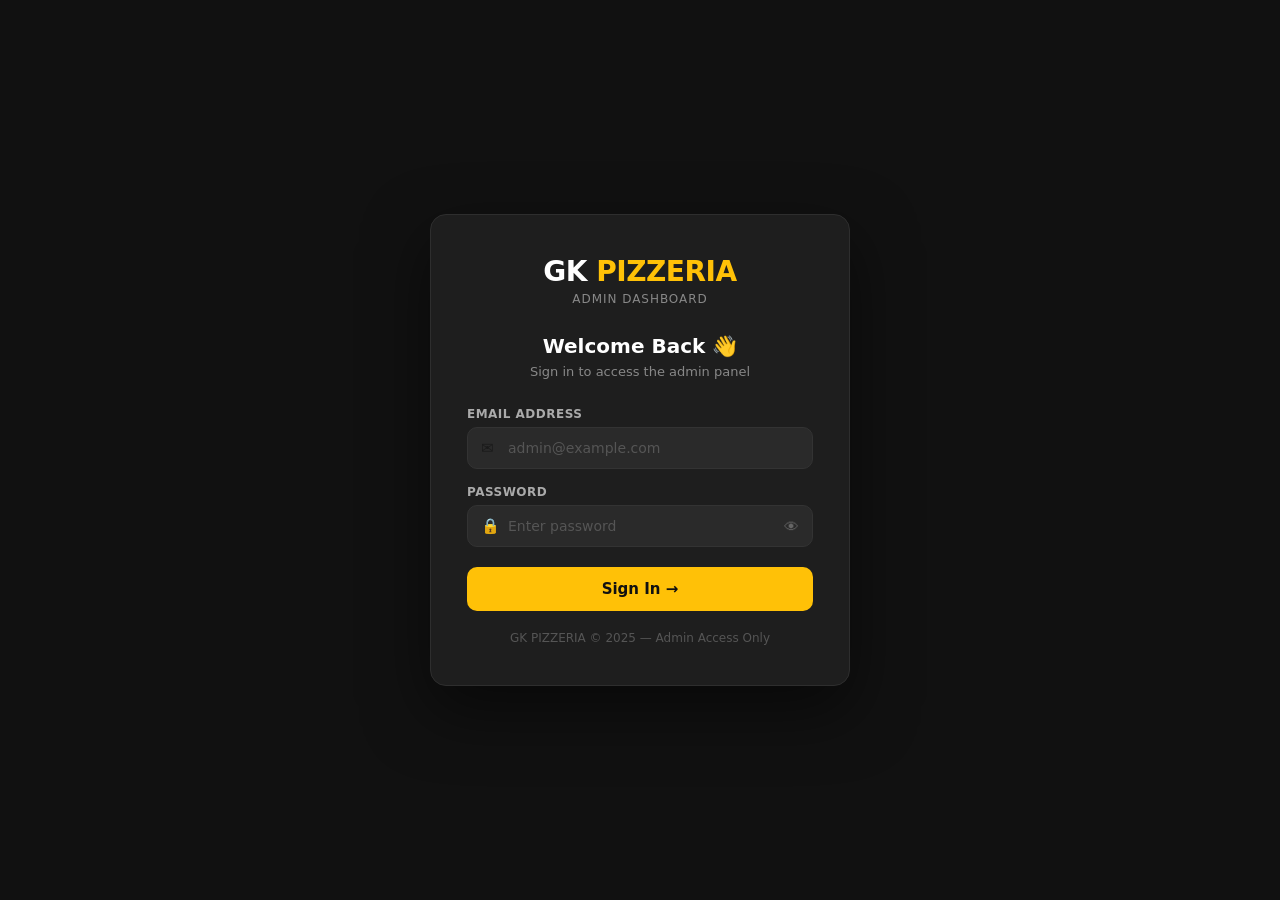
<file: admin-panel.html>
<!DOCTYPE html>
<html lang="en">
  <head>
    <meta charset="UTF-8">
    <meta name="viewport" content="width=device-width, initial-scale=1.0">
    <title>GK PIZZERIA — Admin Dashboard</title>
    <style>
*, *::before, *::after { box-sizing: border-box; margin: 0; padding: 0; }

:root {
  --yellow: #FFC107;
  --yellow-dark: #E6A800;
  --red: #E53935;
  --dark: #1a1a1a;
  --gray: #666;
  --light: #f5f4f1;
  --white: #ffffff;
  --border: #e4dfd6;
  --sidebar-bg: #1a1a1a;
  --sidebar-text: #c8c4bc;
  --sidebar-active: #FFC107;
  --radius: 10px;
  --green: #2e7d32;
  --green-bg: #e8f5e9;
}

body {
  font-family: 'Segoe UI', system-ui, sans-serif;
  background: var(--light);
  color: var(--dark);
  display: flex;
  min-height: 100vh;
}

/* ── Sidebar ── */
.sidebar {
  width: 220px;
  background: var(--sidebar-bg);
  display: flex;
  flex-direction: column;
  flex-shrink: 0;
  position: fixed;
  top: 0; left: 0; bottom: 0;
  z-index: 50;
}
.sidebar-logo {
  padding: 24px 20px 20px;
  border-bottom: 1px solid rgba(255,255,255,0.08);
}
.sidebar-logo .brand { font-size: 20px; font-weight: 800; color: #fff; }
.sidebar-logo .brand span { color: var(--yellow); }
.sidebar-logo .sub { font-size: 11px; color: rgba(255,255,255,0.35); margin-top: 2px; letter-spacing: 0.06em; text-transform: uppercase; }
.sidebar-nav { padding: 16px 12px; flex: 1; }
.nav-label { font-size: 10px; color: rgba(255,255,255,0.25); letter-spacing: 0.1em; text-transform: uppercase; padding: 8px 8px 4px; }
.nav-item {
  display: flex;
  align-items: center;
  gap: 10px;
  padding: 9px 10px;
  border-radius: 8px;
  font-size: 13.5px;
  color: var(--sidebar-text);
  cursor: pointer;
  transition: background 0.15s, color 0.15s;
  margin-bottom: 2px;
  border: none;
  background: none;
  width: 100%;
  text-align: left;
}
.nav-item:hover { background: rgba(255,255,255,0.06); color: #fff; }
.nav-item.active { background: rgba(255,193,7,0.15); color: var(--yellow); font-weight: 600; }
.nav-item .icon { font-size: 16px; width: 20px; text-align: center; }
.sidebar-footer {
  padding: 16px 12px;
  border-top: 1px solid rgba(255,255,255,0.07);
}
.view-site-btn {
  display: flex;
  align-items: center;
  gap: 8px;
  padding: 9px 10px;
  background: rgba(255,193,7,0.12);
  border: 1px solid rgba(255,193,7,0.25);
  border-radius: 8px;
  color: var(--yellow);
  font-size: 13px;
  font-weight: 600;
  cursor: pointer;
  width: 100%;
  transition: background 0.15s;
  text-decoration: none;
}
.view-site-btn:hover { background: rgba(255,193,7,0.22); }
/* ══════════════════════════════════════
   RESPONSIVE SIDEBAR
══════════════════════════════════════ */

/* Hamburger button — hidden on desktop */
.hamburger {
  display: none;
  flex-direction: column;
  justify-content: center;
  gap: 5px;
  background: none;
  border: none;
  cursor: pointer;
  padding: 6px 8px;
  border-radius: 8px;
  transition: background 0.15s;
  margin-right: 8px;
}
.hamburger:hover { background: var(--light); }
.hamburger span {
  display: block;
  width: 22px;
  height: 2px;
  background: var(--dark);
  border-radius: 2px;
  transition: all 0.3s ease;
  transform-origin: center;
}
/* X animation when sidebar open */
.hamburger.open span:nth-child(1) { transform: translateY(7px) rotate(45deg); }
.hamburger.open span:nth-child(2) { opacity: 0; transform: scaleX(0); }
.hamburger.open span:nth-child(3) { transform: translateY(-7px) rotate(-45deg); }

/* Sidebar close button inside sidebar — mobile only */
.sidebar-close-btn {
  display: none;
  position: absolute;
  top: 16px;
  right: 14px;
  background: rgba(255,255,255,0.08);
  border: none;
  color: #fff;
  font-size: 18px;
  width: 32px;
  height: 32px;
  border-radius: 8px;
  cursor: pointer;
  align-items: center;
  justify-content: center;
  line-height: 1;
  transition: background 0.15s;
}
.sidebar-close-btn:hover { background: rgba(255,255,255,0.15); }

/* Overlay behind sidebar on mobile */
.sidebar-overlay {
  display: none;
  position: fixed;
  inset: 0;
  background: rgba(0,0,0,0.55);
  z-index: 49;
  backdrop-filter: blur(2px);
}
.sidebar-overlay.show { display: block; }

/* ── Mobile breakpoint ── */
@media (max-width: 768px) {
  /* sidebar slides off left by default */
  .sidebar {
    transform: translateX(-100%);
    transition: transform 0.3s cubic-bezier(0.4, 0, 0.2, 1);
    z-index: 200;
    width: 260px;
  }
  /* open state */
  .sidebar.open {
    transform: translateX(0);
  }
  /* close button visible */
  .sidebar-close-btn {
    display: flex;
  }
  /* sidebar logo needs padding-right for close btn */
  .sidebar-logo {
    padding-right: 48px;
  }
  /* main takes full width */
  .main {
    margin-left: 0 !important;
  }
  /* topbar: show hamburger */
  .hamburger {
    display: flex;
  }
  /* content padding tighter */
  .content {
    padding: 16px;
  }
  /* stats grid 1 col on very small */
  .stats-grid {
    grid-template-columns: repeat(2, 1fr) !important;
  }
  /* topbar title smaller */
  .topbar-title {
    font-size: 14px;
  }
}

@media (max-width: 480px) {
  .stats-grid {
    grid-template-columns: 1fr 1fr !important;
  }
  .stat-val {
    font-size: 20px !important;
  }
}


/* ── Main ── */
.main {
  margin-left: 220px;
  flex: 1;
  display: flex;
  flex-direction: column;
  min-height: 100vh;
}
.topbar {
  background: var(--white);
  border-bottom: 1px solid var(--border);
  padding: 0 28px;
  height: 58px;
  display: flex;
  align-items: center;
  justify-content: space-between;
  position: sticky;
  top: 0;
  z-index: 40;
}
.topbar-title { font-size: 16px; font-weight: 700; }
.topbar-right { display: flex; align-items: center; gap: 12px; }
.avatar {
  width: 34px; height: 34px;
  background: var(--yellow);
  border-radius: 50%;
  display: flex; align-items: center; justify-content: center;
  font-weight: 700; font-size: 13px; color: var(--dark);
}
.admin-name { font-size: 13px; font-weight: 500; }

.content { padding: 28px; flex: 1; }

/* ── Stats ── */
.stats-grid {
  display: grid;
  grid-template-columns: repeat(4, 1fr);
  gap: 16px;
  margin-bottom: 28px;
}
@media(max-width:900px){ .stats-grid { grid-template-columns: repeat(2,1fr); } }
.stat-card {
  background: var(--white);
  border: 1px solid var(--border);
  border-radius: var(--radius);
  padding: 18px 20px;
}
.stat-icon { font-size: 24px; margin-bottom: 10px; }
.stat-label { font-size: 12px; color: var(--gray); text-transform: uppercase; letter-spacing: 0.05em; margin-bottom: 4px; }
.stat-val { font-size: 26px; font-weight: 800; color: var(--dark); }
.stat-sub { font-size: 12px; color: var(--green); margin-top: 4px; }

/* ── Section card ── */
.section-card {
  background: var(--white);
  border: 1px solid var(--border);
  border-radius: var(--radius);
  margin-bottom: 24px;
  overflow: hidden;
}
.section-head {
  padding: 18px 22px;
  border-bottom: 1px solid var(--border);
  display: flex;
  align-items: center;
  justify-content: space-between;
}
.section-head h2 { font-size: 15px; font-weight: 700; }
.section-head p { font-size: 13px; color: var(--gray); margin-top: 2px; }
.section-body { padding: 22px; }

/* ── Upload form ── */
.form-grid {
  display: grid;
  grid-template-columns: 1fr 1fr;
  gap: 16px;
}
@media(max-width:640px){ .form-grid { grid-template-columns: 1fr; } }
.form-group { display: flex; flex-direction: column; gap: 6px; }
.form-group.full { grid-column: 1/-1; }
label { font-size: 13px; font-weight: 600; color: var(--dark); }
input[type=text], input[type=number], select, textarea {
  border: 1.5px solid var(--border);
  border-radius: 8px;
  padding: 9px 12px;
  font-size: 14px;
  font-family: inherit;
  background: #faf9f7;
  color: var(--dark);
  outline: none;
  transition: border-color 0.2s;
  width: 100%;
}
input:focus, select:focus, textarea:focus { border-color: var(--yellow); background: #fff; }
textarea { resize: vertical; min-height: 72px; }

/* Image upload zone */
.img-upload-zone {
  border: 2px dashed var(--border);
  border-radius: 10px;
  padding: 28px;
  text-align: center;
  cursor: pointer;
  transition: border-color 0.2s, background 0.2s;
  position: relative;
  background: #faf9f7;
}
.img-upload-zone:hover, .img-upload-zone.dragover { border-color: var(--yellow); background: #fffbee; }
.img-upload-zone input { position: absolute; inset: 0; opacity: 0; cursor: pointer; width: 100%; height: 100%; }
.upload-icon { font-size: 32px; margin-bottom: 8px; }
.upload-text { font-size: 14px; font-weight: 600; color: var(--dark); }
.upload-sub { font-size: 12px; color: var(--gray); margin-top: 4px; }
.img-preview {
  display: none;
  width: 100%;
  max-height: 160px;
  object-fit: cover;
  border-radius: 8px;
  margin-bottom: 8px;
}

/* Stars selector */
.stars-select { display: flex; gap: 6px; margin-top: 2px; }
.star-opt {
  font-size: 22px;
  cursor: pointer;
  color: #ddd;
  transition: color 0.1s;
  line-height: 1;
}
.star-opt.on { color: var(--yellow); }

/* Badge toggle */
.badge-opts { display: flex; gap: 8px; flex-wrap: wrap; margin-top: 4px; }
.badge-opt {
  padding: 5px 14px;
  border-radius: 50px;
  border: 1.5px solid var(--border);
  font-size: 12px;
  font-weight: 600;
  cursor: pointer;
  transition: all 0.15s;
  background: none;
  text-transform: capitalize;
}
.badge-opt.sel-none.active { background: #e8e8e8; border-color: #999; color: #333; }
.badge-opt.sel-new.active { background: var(--green-bg); border-color: var(--green); color: var(--green); }
.badge-opt.sel-hot.active { background: #fde8e8; border-color: var(--red); color: var(--red); }
.badge-opt.sel-offer.active { background: #fff3e0; border-color: #e65100; color: #e65100; }

/* Submit */
.submit-btn {
  background: var(--yellow);
  border: none;
  border-radius: 8px;
  padding: 11px 28px;
  font-size: 14px;
  font-weight: 700;
  cursor: pointer;
  transition: background 0.2s, transform 0.1s;
  margin-top: 8px;
  display: inline-flex;
  align-items: center;
  gap: 8px;
}
.submit-btn:hover { background: var(--yellow-dark); }
.submit-btn:active { transform: scale(0.98); }

/* Toast */
.toast {
  position: fixed;
  bottom: 24px;
  right: 24px;
  background: var(--green);
  color: #fff;
  padding: 12px 22px;
  border-radius: 10px;
  font-size: 14px;
  font-weight: 600;
  z-index: 999;
  transform: translateY(80px);
  opacity: 0;
  transition: all 0.3s;
  pointer-events: none;
}
.toast.show { transform: translateY(0); opacity: 1; }

/* ── Menu items table ── */
.menu-table { width: 100%; border-collapse: collapse; font-size: 14px; }
.menu-table th {
  text-align: left;
  font-size: 11px;
  font-weight: 700;
  color: var(--gray);
  text-transform: uppercase;
  letter-spacing: 0.06em;
  padding: 10px 14px;
  border-bottom: 1px solid var(--border);
  background: #faf9f7;
}
.menu-table td {
  padding: 12px 14px;
  border-bottom: 1px solid var(--border);
  vertical-align: middle;
}
.menu-table tr:last-child td { border-bottom: none; }
.menu-table tr:hover td { background: #faf9f7; }
.item-thumb {
  width: 44px; height: 44px;
  border-radius: 8px;
  object-fit: cover;
  background: var(--light);
  display: flex; align-items: center; justify-content: center;
  font-size: 22px;
  border: 1px solid var(--border);
  overflow: hidden;
  flex-shrink: 0;
}
.item-thumb img { width: 100%; height: 100%; object-fit: cover; }
.item-row-name { font-weight: 600; }
.item-row-cat {
  display: inline-block;
  padding: 2px 10px;
  border-radius: 50px;
  font-size: 11px;
  font-weight: 600;
  background: #f0ede8;
  color: var(--gray);
  text-transform: capitalize;
}
.item-price-cell { font-weight: 700; color: var(--red); }
.mini-stars { color: var(--yellow); font-size: 11px; letter-spacing: -1px; }
.tbl-badge {
  display: inline-block;
  padding: 2px 8px;
  border-radius: 50px;
  font-size: 10px;
  font-weight: 700;
  text-transform: uppercase;
}
.tbl-badge-new { background: var(--green-bg); color: var(--green); }
.tbl-badge-hot { background: #fde8e8; color: var(--red); }
.tbl-badge-offer { background: #fff3e0; color: #e65100; }

.del-btn {
  background: none;
  border: 1px solid #fdd;
  border-radius: 6px;
  padding: 5px 10px;
  color: var(--red);
  font-size: 12px;
  font-weight: 600;
  cursor: pointer;
  transition: background 0.15s;
}
.del-btn:hover { background: #fde8e8; }


/* ── Testimonials ── */
.testi-grid { display:grid; grid-template-columns:repeat(3,1fr); gap:16px; margin-top:20px; }
@media(max-width:900px){ .testi-grid{grid-template-columns:repeat(2,1fr);} }
@media(max-width:560px){ .testi-grid{grid-template-columns:1fr;} }
.testi-card { background:var(--white); border:1px solid var(--border); border-radius:var(--radius); padding:18px; display:flex; flex-direction:column; gap:12px; }
.testi-card-head { display:flex; align-items:center; gap:12px; }
.testi-avatar { width:52px; height:52px; border-radius:50%; object-fit:cover; border:2px solid var(--yellow); flex-shrink:0; background:var(--light); display:flex; align-items:center; justify-content:center; font-size:22px; overflow:hidden; }
.testi-avatar img { width:100%; height:100%; object-fit:cover; }
.testi-name { font-weight:700; font-size:14px; }
.testi-stars { color:var(--yellow); font-size:13px; letter-spacing:-1px; }
.testi-review { font-size:13px; color:var(--gray); line-height:1.6; font-style:italic; }
.testi-actions { display:flex; gap:6px; margin-top:4px; }
.edit-btn { background:none; border:1px solid var(--border); border-radius:6px; padding:5px 10px; color:var(--dark); font-size:12px; font-weight:600; cursor:pointer; transition:background .15s; }
.edit-btn:hover { background:#f0ede8; border-color:#bbb; }
.del-btn { background:none; border:1px solid #fdd; border-radius:6px; padding:5px 10px; color:var(--red); font-size:12px; font-weight:600; cursor:pointer; transition:background .15s; }
.del-btn:hover { background:#fde8e8; }
.action-cell { display:flex; gap:4px; align-items:center; }
.edit-bar { display:none; background:#fff8e1; border:1.5px solid var(--yellow); border-radius:8px; padding:10px 16px; margin-bottom:18px; font-size:13px; font-weight:600; color:#7a5900; align-items:center; gap:12px; }
.edit-bar.show { display:flex; }
.cancel-edit-btn { background:none; border:1.5px solid #c8a000; border-radius:6px; padding:4px 12px; font-size:12px; font-weight:600; color:#7a5900; cursor:pointer; }
.cancel-edit-btn:hover { background:#fff0b0; }

.empty-tbl { text-align: center; padding: 40px; color: var(--gray); font-size: 14px; }
/* ── Team Card Grid ── */
.team-card-img   { width:100%; height:200px; object-fit:cover; object-position:center top; display:block; background:var(--light); }
.team-card-emoji { width:100%; height:200px; display:flex; align-items:center; justify-content:center; font-size:64px; background:var(--light); }
.team-card-role  { font-size:12px; color:var(--gray); margin-bottom:6px; }
.team-social-row { display:flex; gap:6px; margin-bottom:10px; flex-wrap:wrap; }
.team-social-row a { font-size:11px; color:var(--gray); text-decoration:none; border:1px solid var(--border); border-radius:6px; padding:3px 8px; transition:all .15s; }
.team-social-row a:hover { color:var(--yellow); border-color:var(--yellow); }

/* ── Shared Card Grid Layout ── */
.card-grid-layout { display:flex; gap:24px; align-items:flex-start; }
.card-grid-wrap   { flex:1; min-width:0; }
.card-side-panel  { width:360px; flex-shrink:0; position:sticky; top:70px; display:none; }
.card-side-panel.open { display:block; }
.item-card-grid {
  display:grid; grid-template-columns:repeat(3,1fr); gap:16px; padding:20px;
}
@media(max-width:1400px){ .item-card-grid{ grid-template-columns:repeat(2,1fr); } }
@media(max-width:900px){
  .card-grid-layout{ flex-direction:column; }
  .card-side-panel{ width:100%; position:static; }
  .item-card-grid{ grid-template-columns:repeat(2,1fr); }
}
@media(max-width:560px){ .item-card-grid{ grid-template-columns:1fr; } }
.item-card {
  background:var(--white); border:1.5px solid var(--border);
  border-radius:var(--radius); overflow:hidden;
  transition:transform .18s, box-shadow .18s, border-color .18s;
}
.item-card:hover { transform:translateY(-3px); box-shadow:0 6px 24px rgba(0,0,0,.09); border-color:#d0c8be; }
.item-card.selected { border-color:var(--yellow); box-shadow:0 0 0 3px rgba(255,193,7,.18); }
.item-card-body    { padding:12px 14px; }
.item-card-head    { display:flex; justify-content:space-between; align-items:flex-start; gap:6px; margin-bottom:4px; }
.item-card-name    { font-size:13.5px; font-weight:700; color:var(--dark); }
.item-card-actions { display:flex; gap:6px; margin-top:10px; }
.item-card-actions .edit-btn,
.item-card-actions .del-btn  { flex:1; text-align:center; }

/* side panel */
.side-panel-card { background:var(--white); border:1.5px solid var(--border); border-radius:var(--radius); overflow:hidden; }
.side-panel-head { padding:14px 18px; border-bottom:1px solid var(--border); display:flex; justify-content:space-between; align-items:center; background:#faf9f7; }
.side-panel-head h3 { font-size:14px; font-weight:700; }
.side-panel-close { background:none; border:none; font-size:18px; cursor:pointer; color:var(--gray); line-height:1; padding:2px 6px; border-radius:4px; }
.side-panel-close:hover { background:var(--light); color:var(--dark); }
.side-panel-body { padding:16px 18px; max-height:calc(100vh - 160px); overflow-y:auto; }
.side-panel-body .form-grid   { gap:12px; }
.side-panel-body label        { font-size:12px; }
.side-panel-body input[type=text],
.side-panel-body input[type=number],
.side-panel-body input[type=url],
.side-panel-body select,
.side-panel-body textarea     { padding:7px 10px; font-size:13px; }
.side-panel-body textarea     { min-height:56px; }
.side-panel-body .img-upload-zone { padding:14px; }
.side-panel-body .upload-icon { font-size:20px; }
.side-panel-body .upload-text { font-size:12px; }
.side-panel-body .upload-sub  { font-size:11px; }
.side-panel-body .img-preview { max-height:120px; }
.side-panel-body .submit-btn  { padding:9px 20px; font-size:13px; margin-top:4px; width:100%; justify-content:center; }

/* ── Card Grid Layout (Manage + Shop List) ── */
.card-grid-layout { display:flex; gap:24px; align-items:flex-start; }
.card-grid-wrap   { flex:1; min-width:0; }
.card-side-panel  { width:360px; flex-shrink:0; position:sticky; top:70px; display:none; }
.card-side-panel.open { display:block; }

.item-card-grid {
  display:grid;
  grid-template-columns:repeat(3,1fr);
  gap:16px;
  padding:20px;
}
@media(max-width:1400px){ .item-card-grid{ grid-template-columns:repeat(2,1fr); } }
@media(max-width:900px){
  .card-grid-layout{ flex-direction:column; }
  .card-side-panel { width:100%; position:static; }
  .item-card-grid  { grid-template-columns:repeat(2,1fr); }
}
@media(max-width:560px){ .item-card-grid{ grid-template-columns:1fr; } }

.item-card {
  background:var(--white);
  border:1.5px solid var(--border);
  border-radius:var(--radius);
  overflow:hidden;
  transition:transform .18s, box-shadow .18s, border-color .18s;
}
.item-card:hover { transform:translateY(-3px); box-shadow:0 6px 24px rgba(0,0,0,.09); border-color:#d0c8be; }
.item-card.selected { border-color:var(--yellow); box-shadow:0 0 0 3px rgba(255,193,7,.18); }
.item-card-img   { width:100%; height:160px; object-fit:cover; display:block; background:var(--light); }
.item-card-emoji { width:100%; height:160px; display:flex; align-items:center; justify-content:center; font-size:48px; background:var(--light); }
.item-card-body  { padding:12px 14px; }
.item-card-head  { display:flex; justify-content:space-between; align-items:flex-start; gap:6px; margin-bottom:4px; }
.item-card-name  { font-size:13.5px; font-weight:700; color:var(--dark); }
.item-card-price { font-size:13.5px; font-weight:800; color:var(--red); white-space:nowrap; }
.item-card-stars { color:var(--yellow); font-size:11px; letter-spacing:-1px; margin-bottom:6px; }
.item-card-cat   { display:inline-block; padding:2px 9px; border-radius:50px; font-size:10px; font-weight:600; background:#f0ede8; color:var(--gray); text-transform:capitalize; margin-bottom:8px; }
.item-card-desc  { font-size:11.5px; color:var(--gray); line-height:1.5; margin-bottom:10px; display:-webkit-box; -webkit-line-clamp:2; -webkit-box-orient:vertical; overflow:hidden; }
.item-card-actions { display:flex; gap:6px; }
.item-card-actions .edit-btn,
.item-card-actions .del-btn  { flex:1; text-align:center; }

/* Side panel */
.side-panel-card { background:var(--white); border:1.5px solid var(--border); border-radius:var(--radius); overflow:hidden; }
.side-panel-head { padding:14px 18px; border-bottom:1px solid var(--border); display:flex; justify-content:space-between; align-items:center; background:#faf9f7; }
.side-panel-head h3 { font-size:14px; font-weight:700; }
.side-panel-close { background:none; border:none; font-size:18px; cursor:pointer; color:var(--gray); line-height:1; padding:2px 6px; border-radius:4px; }
.side-panel-close:hover { background:var(--light); color:var(--dark); }
.side-panel-body { padding:16px 18px; max-height:calc(100vh - 160px); overflow-y:auto; }
.side-panel-body .form-grid   { gap:12px; }
.side-panel-body label        { font-size:12px; }
.side-panel-body input[type=text],
.side-panel-body input[type=number],
.side-panel-body select,
.side-panel-body textarea     { padding:7px 10px; font-size:13px; }
.side-panel-body textarea     { min-height:56px; }
.side-panel-body .img-upload-zone { padding:16px; }
.side-panel-body .upload-icon { font-size:22px; }
.side-panel-body .upload-text { font-size:12px; }
.side-panel-body .upload-sub  { font-size:11px; }
.side-panel-body .img-preview { max-height:120px; }
.side-panel-body .stars-select .star-opt { font-size:18px; }
.side-panel-body .badge-opt   { padding:4px 10px; font-size:11px; }
.side-panel-body .submit-btn  { padding:9px 20px; font-size:13px; margin-top:4px; width:100%; justify-content:center; }


/* toggle visibility */
.page { display: none; }
.page.active { display: block; }

/* ════════════════════════════
   LOGIN OVERLAY
════════════════════════════ */
#login-overlay {
  position: fixed;
  inset: 0;
  background: #111;
  z-index: 9999;
  display: flex;
  align-items: center;
  justify-content: center;
  font-family: 'Segoe UI', system-ui, sans-serif;
}
.login-box {
  background: #1e1e1e;
  border: 1px solid #2e2e2e;
  border-radius: 16px;
  padding: 40px 36px;
  width: 100%;
  max-width: 420px;
  box-shadow: 0 24px 64px rgba(0,0,0,0.5);
}
.login-logo {
  text-align: center;
  margin-bottom: 28px;
}
.login-logo .brand {
  font-size: 28px;
  font-weight: 800;
  color: #fff;
  letter-spacing: -0.5px;
}
.login-logo .brand span { color: #FFC107; }
.login-logo .sub {
  font-size: 12px;
  color: #888;
  margin-top: 4px;
  letter-spacing: 0.08em;
  text-transform: uppercase;
}
.login-title {
  font-size: 20px;
  font-weight: 700;
  color: #fff;
  margin-bottom: 6px;
  text-align: center;
}
.login-subtitle {
  font-size: 13px;
  color: #888;
  text-align: center;
  margin-bottom: 28px;
}
.login-field {
  margin-bottom: 16px;
}
.login-field label {
  display: block;
  font-size: 12px;
  font-weight: 600;
  color: #aaa;
  margin-bottom: 6px;
  letter-spacing: 0.04em;
  text-transform: uppercase;
}
.login-field .input-wrap {
  position: relative;
}
.login-field .input-icon {
  position: absolute;
  left: 14px;
  top: 50%;
  transform: translateY(-50%);
  font-size: 15px;
  pointer-events: none;
}
.login-field input {
  width: 100%;
  background: #2a2a2a;
  border: 1.5px solid #333;
  border-radius: 10px;
  padding: 12px 14px 12px 40px;
  font-size: 14px;
  color: #e0e0e0;
  outline: none;
  transition: border-color 0.2s;
  box-sizing: border-box;
  font-family: inherit;
}
.login-field input:focus { border-color: #FFC107; background: #2e2e2e; }
.login-field input::placeholder { color: #555; }
.login-eye {
  position: absolute;
  right: 14px;
  top: 50%;
  transform: translateY(-50%);
  background: none;
  border: none;
  cursor: pointer;
  font-size: 15px;
  color: #666;
  padding: 0;
  line-height: 1;
}
.login-eye:hover { color: #aaa; }
.login-error {
  background: #3a1a1a;
  border: 1px solid #6a2828;
  border-radius: 8px;
  padding: 10px 14px;
  font-size: 13px;
  color: #ff7070;
  margin-bottom: 16px;
  display: none;
  text-align: center;
}
.login-error.show { display: block; }
.login-btn {
  width: 100%;
  background: #FFC107;
  border: none;
  border-radius: 10px;
  padding: 13px;
  font-size: 15px;
  font-weight: 700;
  color: #111;
  cursor: pointer;
  transition: background 0.2s, transform 0.1s;
  margin-top: 4px;
  font-family: inherit;
}
.login-btn:hover   { background: #e6a800; }
.login-btn:active  { transform: scale(0.98); }
.login-btn:disabled { opacity: 0.6; cursor: not-allowed; }
.login-footer {
  text-align: center;
  margin-top: 20px;
  font-size: 12px;
  color: #555;
}
.login-shake {
  animation: loginShake 0.4s ease;
}
@keyframes loginShake {
  0%,100% { transform: translateX(0); }
  20%      { transform: translateX(-8px); }
  40%      { transform: translateX(8px); }
  60%      { transform: translateX(-6px); }
  80%      { transform: translateX(6px); }
}

</style>
  </head>
  <body>

    <!-- ═══ Login Overlay ═══ -->
    <div id="login-overlay">
      <div class="login-box" id="login-box">
        <div class="login-logo">
          <div class="brand">GK <span>PIZZERIA</span></div>
          <div class="sub">Admin Dashboard</div>
        </div>
        <div class="login-title">Welcome Back 👋</div>
        <div class="login-subtitle">Sign in to access the admin panel</div>

        <div class="login-error" id="loginError">❌ Incorrect email or
          password</div>

        <div class="login-field">
          <label>Email Address</label>
          <div class="input-wrap">
            <span class="login-icon input-icon">✉️</span>
            <input type="email" id="loginEmail" placeholder="admin@example.com"
              autocomplete="email">
          </div>
        </div>

        <div class="login-field">
          <label>Password</label>
          <div class="input-wrap">
            <span class="login-icon input-icon">🔒</span>
            <input type="password" id="loginPass" placeholder="Enter password"
              autocomplete="current-password">
            <button class="login-eye" id="togglePass" tabindex="-1">👁</button>
          </div>
        </div>

        <button class="login-btn" id="loginBtn">Sign In →</button>

        <div class="login-footer">GK PIZZERIA © 2025 — Admin Access Only</div>
      </div>
    </div>

    <!-- Sidebar -->
    <!-- Sidebar overlay -->
    <div class="sidebar-overlay" id="sidebarOverlay"></div>

    <aside class="sidebar" id="mainSidebar">
      <div class="sidebar-logo" style="position:relative">
        <button class="sidebar-close-btn" id="sidebarCloseBtn"
          aria-label="Close menu">✕</button>
        <div class="brand">GK <span>PIZZERIA</span></div>
        <div class="sub">Admin Dashboard</div>
      </div>
      <nav class="sidebar-nav">
        <div class="nav-label">Main</div>
        <button class="nav-item active" data-page="dashboard">
          <span class="icon">📊</span> Dashboard
        </button>
        <button class="nav-item" data-page="add-item">
          <span class="icon">➕</span> Add Menu Item
        </button>
        <button class="nav-item" data-page="manage">
          <span class="icon">🍽️</span> Manage Menu
        </button>
        <button class="nav-item" data-page="testimonials">
          <span class="icon">⭐</span> Testimonials
        </button>
        <button class="nav-item" data-page="shop-list">
          <span class="icon">🛒</span> Shop List
        </button>
        <button class="nav-item" data-page="our-team">
          <span class="icon">👥</span> Our Team
        </button>
        <div class="nav-label" style="margin-top:12px">Settings</div>
        <button class="nav-item" data-page="dashboard">
          <span class="icon">⚙️</span> Settings
        </button>
      </nav>
      <div class="sidebar-footer">
        <a class="view-site-btn" href="our-menu.html" target="_blank"
          style="margin-bottom:8px">
          🔗 View Our Menu
        </a>
        <a class="view-site-btn" href="shop-list.html" target="_blank"
          style="margin-top:6px">
          🛒 View Shop List
        </a>
      </div>
    </aside>

    <!-- Main -->
    <div class="main">
      <div class="topbar">
        <div style="display:flex;align-items:center;gap:4px">
          <button class="hamburger" id="hamburgerBtn" aria-label="Toggle menu">
            <span></span>
            <span></span>
            <span></span>
          </button>
          <div class="topbar-title" id="topbarTitle">Dashboard</div>
        </div>
        <div class="topbar-right">
          <div class="admin-name">Admin</div>
          <div class="avatar">A</div>
        </div>
      </div>

      <div class="content">

        <!-- Dashboard Page -->
        <div class="page active" id="page-dashboard">
          <div class="stats-grid">
            <div class="stat-card">
              <div class="stat-icon">🍽️</div>
              <div class="stat-label">Total Items</div>
              <div class="stat-val" id="stat-total">0</div>
              <div class="stat-sub">in menu</div>
            </div>
            <div class="stat-card">
              <div class="stat-icon">🍕</div>
              <div class="stat-label">Pizzas</div>
              <div class="stat-val" id="stat-pizzas">0</div>
              <div class="stat-sub">category</div>
            </div>
            <div class="stat-card">
              <div class="stat-icon">🎁</div>
              <div class="stat-label">Offers</div>
              <div class="stat-val" id="stat-offers">0</div>
              <div class="stat-sub">active deals</div>
            </div>
            <div class="stat-card">
              <div class="stat-icon">💰</div>
              <div class="stat-label">Avg. Price</div>
              <div class="stat-val" id="stat-avg">$0</div>
              <div class="stat-sub">per item</div>
            </div>
          </div>

          <div class="section-card">
            <div class="section-head">
              <div>
                <h2>Recent Menu Items</h2>
                <p>Last 5 items added to the menu</p>
              </div>
              <button class="submit-btn"
                style="margin-top:0;padding:8px 16px;font-size:13px"
                onclick="showPage('add-item')">+ Add Item</button>
            </div>
            <div class="section-body" style="padding:0">
              <table class="menu-table">
                <thead>
                  <tr>
                    <th>Image</th><th>Name</th><th>Category</th><th>Price</th><th>Stars</th><th>Badge</th><th></th>
                  </tr>
                </thead>
                <tbody id="dashTableBody"></tbody>
              </table>
            </div>
          </div>
        </div>

        <!-- Add Item Page -->
        <div class="page" id="page-add-item">
          <div class="section-card">
            <div class="section-head">
              <div>
                <h2>Add New Menu Item</h2>
                <p>Fill in the details — it will appear live on the menu
                  page</p>
              </div>
            </div>
            <div class="section-body">
              <div class="form-grid">

                <!-- Image upload -->
                <div class="form-group full">
                  <label>Item Image</label>
                  <div class="img-upload-zone" id="uploadZone">
                    <input type="file" id="imgInput" accept="image/*">
                    <img class="img-preview" id="imgPreview" alt="preview">
                    <div id="uploadPlaceholder">
                      <div class="upload-icon">📷</div>
                      <div class="upload-text">Click or drag & drop image
                        here</div>
                      <div class="upload-sub">PNG, JPG, WEBP — max 5MB</div>
                    </div>
                  </div>
                </div>

                <div class="form-group">
                  <label>Item Name</label>
                  <input type="text" id="itemName"
                    placeholder="e.g. Margherita Pizza">
                </div>

                <div class="form-group">
                  <label>Price ($)</label>
                  <input type="number" id="itemPrice" placeholder="e.g. 45"
                    min="1">
                </div>

                <div class="form-group">
                  <label>Category</label>
                  <select id="itemCat">
                    <option value="all">All</option>
                    <option value="slides">Slides</option>
                    <option value="pizzas">Pizzas</option>
                    <option value="offers">Offers</option>
                    <option value="pasta">Pasta</option>
                  </select>
                </div>

                <div class="form-group">
                  <label>Rating</label>
                  <div class="stars-select" id="starsSelect">
                    <span class="star-opt on" data-val="1">★</span>
                    <span class="star-opt on" data-val="2">★</span>
                    <span class="star-opt on" data-val="3">★</span>
                    <span class="star-opt on" data-val="4">★</span>
                    <span class="star-opt on" data-val="5">★</span>
                  </div>
                </div>

                <div class="form-group full">
                  <label>Description</label>
                  <textarea id="itemDesc"
                    placeholder="Short description of the item..."></textarea>
                </div>

                <div class="form-group full">
                  <label>Badge</label>
                  <div class="badge-opts">
                    <button class="badge-opt sel-none active"
                      data-badge>None</button>
                    <button class="badge-opt sel-new"
                      data-badge="new">New</button>
                    <button class="badge-opt sel-hot"
                      data-badge="hot">Hot</button>
                    <button class="badge-opt sel-offer"
                      data-badge="offer">Offer</button>
                  </div>
                </div>

              </div>
              <button class="submit-btn" id="addItemBtn">➕ Add to Menu</button>
            </div>
          </div>
        </div>

        <!-- Manage Page -->
        <div class="page" id="page-manage">
          <div class="card-grid-layout">
            <!-- Left: Card Grid -->
            <div class="card-grid-wrap">
              <div class="section-card">
                <div class="section-head">
                  <div>
                    <h2>Manage Menu Items</h2>
                    <p id="manage-count">All items currently on the menu</p>
                  </div>
                  <div
                    style="display:flex;gap:8px;align-items:center;flex-wrap:wrap">
                    <select id="manageCatFilter"
                      style="border:1.5px solid var(--border);border-radius:8px;padding:7px 12px;font-size:13px;background:var(--white);cursor:pointer;">
                      <option value="all">All</option>
                      <option value="slides">Slides</option>
                      <option value="pizzas">Pizzas</option>
                      <option value="offers">Offers</option>
                      <option value="pasta">Pasta</option>
                    </select>
                    <button class="submit-btn"
                      style="margin-top:0;padding:8px 16px;font-size:13px"
                      onclick="showPage('add-item')">+ Add Item</button>
                  </div>
                </div>
                <div class="item-card-grid" id="manageCardGrid"></div>
              </div>
            </div>

            <!-- Right: Edit Side Panel -->
            <div class="card-side-panel" id="manageSidePanel">
              <div class="side-panel-card">
                <div class="side-panel-head">
                  <h3>✏️ Edit Item</h3>
                  <button class="side-panel-close"
                    onclick="closeSidePanel('manage')">✕</button>
                </div>
                <div class="side-panel-body">
                  <div class="form-group" style="margin-bottom:12px">
                    <label>Image</label>
                    <div class="img-upload-zone" id="spUploadZone">
                      <input type="file" id="spImgInput" accept="image/*">
                      <img class="img-preview" id="spImgPreview" alt="preview">
                      <div id="spUploadPlaceholder">
                        <div class="upload-icon">📷</div>
                        <div class="upload-text">Click or drag image</div>
                        <div class="upload-sub">PNG, JPG, WEBP — max 5MB</div>
                      </div>
                    </div>
                  </div>
                  <div class="form-grid">
                    <div class="form-group"><label>Name</label><input
                        type="text" id="spName" placeholder="Item name"></div>
                    <div class="form-group"><label>Price ($)</label><input
                        type="number" id="spPrice" placeholder="45"
                        min="1"></div>
                    <div class="form-group">
                      <label>Category</label>
                      <select id="spCat">
                        <option value="all">All</option>
                        <option value="slides">Slides</option>
                        <option value="pizzas">Pizzas</option>
                        <option value="offers">Offers</option>
                        <option value="pasta">Pasta</option>
                      </select>
                    </div>
                    <div class="form-group">
                      <label>Rating</label>
                      <div class="stars-select" id="spStarsSelect">
                        <span class="star-opt on" data-spval="1">★</span>
                        <span class="star-opt on" data-spval="2">★</span>
                        <span class="star-opt on" data-spval="3">★</span>
                        <span class="star-opt on" data-spval="4">★</span>
                        <span class="star-opt on" data-spval="5">★</span>
                      </div>
                    </div>
                    <div
                      class="form-group full"><label>Description</label><textarea
                        id="spDesc"
                        placeholder="Description..."></textarea></div>
                    <div class="form-group full">
                      <label>Badge</label>
                      <div class="badge-opts" id="spBadgeOpts">
                        <button class="badge-opt sel-none active"
                          data-spbadge>None</button>
                        <button class="badge-opt sel-new"
                          data-spbadge="new">New</button>
                        <button class="badge-opt sel-hot"
                          data-spbadge="hot">Hot</button>
                        <button class="badge-opt sel-offer"
                          data-spbadge="offer">Offer</button>
                      </div>
                    </div>
                  </div>
                  <button class="submit-btn" id="spSaveBtn">💾 Save
                    Changes</button>
                </div>
              </div>
            </div>
          </div>
        </div>

        <!-- Testimonials Page -->
        <div class="page" id="page-testimonials">

          <!-- Add / Edit Testimonial Form -->
          <div class="section-card" style="margin-bottom:24px">
            <div class="section-head">
              <div>
                <h2 id="testiFormTitle">Add Testimonial</h2>
                <p id="testiFormSubtitle">Upload client photo, name, review —
                  appears on our-menu.html</p>
              </div>
            </div>
            <div class="section-body">
              <div class="edit-bar" id="testiEditBar">
                ✏️ Editing: <span id="testiEditingName">—</span>
                <button class="cancel-edit-btn" onclick="cancelTestiEdit()">✕
                  Cancel</button>
              </div>
              <div class="form-grid">
                <div class="form-group full">
                  <label>Client Photo</label>
                  <div class="img-upload-zone" id="testiUploadZone">
                    <input type="file" id="testiImgInput" accept="image/*">
                    <img class="img-preview" id="testiImgPreview" alt="preview">
                    <div id="testiUploadPlaceholder">
                      <div class="upload-icon">👤</div>
                      <div class="upload-text">Click or drag & drop client
                        photo</div>
                      <div class="upload-sub">PNG, JPG, WEBP — max 5MB</div>
                    </div>
                  </div>
                </div>
                <div class="form-group">
                  <label>Client Name</label>
                  <input type="text" id="testiName"
                    placeholder="e.g. Johan Doe">
                </div>
                <div class="form-group">
                  <label>Rating</label>
                  <div class="stars-select" id="testiStarsSelect">
                    <span class="star-opt on" data-tval="1">★</span>
                    <span class="star-opt on" data-tval="2">★</span>
                    <span class="star-opt on" data-tval="3">★</span>
                    <span class="star-opt on" data-tval="4">★</span>
                    <span class="star-opt on" data-tval="5">★</span>
                  </div>
                </div>
                <div class="form-group full">
                  <label>Review</label>
                  <textarea id="testiReview"
                    placeholder="Client review text..."></textarea>
                </div>
              </div>
              <button class="submit-btn" id="addTestiBtn">⭐ Add
                Testimonial</button>
              <button class="cancel-edit-btn" id="cancelTestiBtn"
                style="display:none;margin-left:10px;padding:10px 18px;font-size:13px;"
                onclick="cancelTestiEdit()">✕ Cancel Edit</button>
            </div>
          </div>

          <!-- Manage Testimonials -->
          <div class="section-card">
            <div class="section-head">
              <div><h2>All Testimonials</h2><p>Manage client reviews shown on
                  our-menu.html</p></div>
            </div>
            <div class="section-body" style="padding:16px 22px">
              <div class="testi-grid" id="testiGrid">
                <div class="empty-tbl" style="grid-column:1/-1">No testimonials
                  yet.
                  Add one above.</div>
              </div>
            </div>
          </div>
        </div>

        <!-- Shop List Page -->
        <div class="page" id="page-shop-list">
          <div class="card-grid-layout">

            <!-- Left: Card Grid -->
            <div class="card-grid-wrap">
              <div class="section-card">
                <div class="section-head">
                  <div>
                    <h2>Shop List Products</h2>
                    <p id="shop-count">Items appear live on shop-list.html</p>
                  </div>
                  <div
                    style="display:flex;gap:8px;align-items:center;flex-wrap:wrap">
                    <select id="shopCatFilter"
                      style="border:1.5px solid var(--border);border-radius:8px;padding:7px 12px;font-size:13px;background:var(--white);cursor:pointer;">
                      <option value="all">All</option>
                      <option value="slides">Slides</option>
                      <option value="pizzas">Pizzas</option>
                      <option value="offers">Offers</option>
                      <option value="pasta">Pasta</option>
                    </select>
                    <button class="submit-btn"
                      style="margin-top:0;padding:8px 16px;font-size:13px"
                      onclick="showPage('add-item')">+ Add Product</button>
                  </div>
                </div>
                <div class="item-card-grid" id="shopCardGrid"></div>
              </div>
            </div>

            <!-- Right: Edit Side Panel -->
            <div class="card-side-panel" id="shopSidePanel">
              <div class="side-panel-card">
                <div class="side-panel-head">
                  <h3>✏️ Edit Product</h3>
                  <button class="side-panel-close"
                    onclick="closeSidePanel('shop')">✕</button>
                </div>
                <div class="side-panel-body">
                  <div class="form-group" style="margin-bottom:12px">
                    <label>Image</label>
                    <div class="img-upload-zone" id="shopSpUploadZone">
                      <input type="file" id="shopSpImgInput" accept="image/*">
                      <img class="img-preview" id="shopSpImgPreview"
                        alt="preview">
                      <div id="shopSpUploadPlaceholder">
                        <div class="upload-icon">📷</div>
                        <div class="upload-text">Click or drag image</div>
                        <div class="upload-sub">PNG, JPG, WEBP — max 5MB</div>
                      </div>
                    </div>
                  </div>
                  <div class="form-grid">
                    <div class="form-group"><label>Name</label><input
                        type="text" id="shopSpName"
                        placeholder="Product name"></div>
                    <div class="form-group"><label>Price ($)</label><input
                        type="number" id="shopSpPrice" placeholder="45"
                        min="1"></div>
                    <div class="form-group">
                      <label>Category</label>
                      <select id="shopSpCat">
                        <option value="all">All</option>
                        <option value="slides">Slides</option>
                        <option value="pizzas">Pizzas</option>
                        <option value="offers">Offers</option>
                        <option value="pasta">Pasta</option>
                      </select>
                    </div>
                    <div class="form-group">
                      <label>Rating</label>
                      <div class="stars-select" id="shopSpStarsSelect">
                        <span class="star-opt on" data-shopval="1">★</span>
                        <span class="star-opt on" data-shopval="2">★</span>
                        <span class="star-opt on" data-shopval="3">★</span>
                        <span class="star-opt on" data-shopval="4">★</span>
                        <span class="star-opt on" data-shopval="5">★</span>
                      </div>
                    </div>
                    <div
                      class="form-group full"><label>Description</label><textarea
                        id="shopSpDesc"
                        placeholder="Description..."></textarea></div>
                    <div class="form-group full">
                      <label>Badge</label>
                      <div class="badge-opts" id="shopSpBadgeOpts">
                        <button class="badge-opt sel-none active"
                          data-shopbadge>None</button>
                        <button class="badge-opt sel-new"
                          data-shopbadge="new">New</button>
                        <button class="badge-opt sel-hot"
                          data-shopbadge="hot">Hot</button>
                        <button class="badge-opt sel-offer"
                          data-shopbadge="offer">Offer</button>
                      </div>
                    </div>
                  </div>
                  <button class="submit-btn" id="shopSpSaveBtn">💾 Save
                    Changes</button>
                </div>
              </div>
            </div>

          </div>
        </div>

        <!-- Our Team Page -->
        <div class="page" id="page-our-team">
          <div class="card-grid-layout">

            <!-- Left: Add form + Card Grid -->
            <div class="card-grid-wrap">

              <!-- Add / Edit Form -->
              <div class="section-card" style="margin-bottom:20px">
                <div class="section-head">
                  <div>
                    <h2 id="teamFormTitle">Add Team Member</h2>
                    <p>Upload photo, name, role, social links → appears on
                      our-team.html</p>
                  </div>
                </div>
                <div class="section-body">
                  <div class="edit-bar" id="teamEditBar">
                    ✏️ Editing: <span id="teamEditingName">—</span>
                    <button class="cancel-edit-btn" onclick="cancelTeamEdit()">✕
                      Cancel</button>
                  </div>
                  <div class="form-grid">
                    <div class="form-group full">
                      <label>Photo</label>
                      <div class="img-upload-zone" id="teamImgZone">
                        <input type="file" id="teamImgInput" accept="image/*">
                        <img class="img-preview" id="teamImgPreview"
                          alt="preview">
                        <div id="teamImgPlaceholder">
                          <div class="upload-icon">👤</div>
                          <div class="upload-text">Click or drag team member
                            photo</div>
                          <div class="upload-sub">PNG, JPG, WEBP — max 5MB</div>
                        </div>
                      </div>
                    </div>
                    <div class="form-group">
                      <label>Full Name</label>
                      <input type="text" id="teamName"
                        placeholder="e.g. Angel Juliya">
                    </div>
                    <div class="form-group">
                      <label>Role / Position</label>
                      <input type="text" id="teamRole"
                        placeholder="e.g. Senior Chef">
                    </div>
                    <div class="form-group">
                      <label>🔵 Facebook URL <small
                          style="font-weight:400;color:var(--gray)">(optional)</small></label>
                      <input type="url" id="teamFb"
                        placeholder="https://facebook.com/...">
                    </div>
                    <div class="form-group">
                      <label>🐦 Twitter URL <small
                          style="font-weight:400;color:var(--gray)">(optional)</small></label>
                      <input type="url" id="teamTw"
                        placeholder="https://twitter.com/...">
                    </div>
                    <div class="form-group">
                      <label>📸 Instagram URL <small
                          style="font-weight:400;color:var(--gray)">(optional)</small></label>
                      <input type="url" id="teamIns"
                        placeholder="https://instagram.com/...">
                    </div>
                    <div class="form-group">
                      <label>💼 LinkedIn URL <small
                          style="font-weight:400;color:var(--gray)">(optional)</small></label>
                      <input type="url" id="teamLin"
                        placeholder="https://linkedin.com/in/...">
                    </div>
                    <div class="form-group">
                      <label>▶️ YouTube URL <small
                          style="font-weight:400;color:var(--gray)">(optional)</small></label>
                      <input type="url" id="teamYt"
                        placeholder="https://youtube.com/...">
                    </div>
                  </div>
                  <button class="submit-btn" id="addTeamBtn">👥 Add
                    Member</button>
                  <button class="cancel-edit-btn" id="cancelTeamBtn"
                    style="display:none;margin-left:10px;padding:10px 18px;font-size:13px"
                    onclick="cancelTeamEdit()">✕ Cancel</button>
                </div>
              </div>

              <!-- Team Cards Grid -->
              <div class="section-card">
                <div class="section-head">
                  <div>
                    <h2>All Team Members</h2>
                    <p id="team-count">Members on our-team.html</p>
                  </div>
                </div>
                <div class="item-card-grid" id="teamCardGrid"></div>
              </div>
            </div>

            <!-- Right: Edit Side Panel -->
            <div class="card-side-panel" id="teamSidePanel">
              <div class="side-panel-card">
                <div class="side-panel-head">
                  <h3>✏️ Edit Member</h3>
                  <button class="side-panel-close"
                    onclick="closeTeamPanel()">✕</button>
                </div>
                <div class="side-panel-body">
                  <div class="form-group" style="margin-bottom:12px">
                    <label>Photo</label>
                    <div class="img-upload-zone" id="tspImgZone">
                      <input type="file" id="tspImgInput" accept="image/*">
                      <img class="img-preview" id="tspImgPreview" alt="preview">
                      <div id="tspImgPlaceholder">
                        <div class="upload-icon">👤</div>
                        <div class="upload-text">Click or drag photo</div>
                        <div class="upload-sub">PNG, JPG — max 5MB</div>
                      </div>
                    </div>
                  </div>
                  <div class="form-grid">
                    <div class="form-group"><label>Full Name</label><input
                        type="text" id="tspName" placeholder="Name"></div>
                    <div class="form-group"><label>Role</label><input
                        type="text"
                        id="tspRole" placeholder="Role"></div>
                    <div class="form-group"><label>🔵 Facebook</label><input
                        type="url" id="tspFb"
                        placeholder="https://facebook.com/..."></div>
                    <div class="form-group"><label>🐦 Twitter</label><input
                        type="url" id="tspTw"
                        placeholder="https://twitter.com/..."></div>
                    <div class="form-group"><label>📸 Instagram</label><input
                        type="url" id="tspIns"
                        placeholder="https://instagram.com/..."></div>
                    <div class="form-group"><label>💼 LinkedIn</label><input
                        type="url" id="tspLin"
                        placeholder="https://linkedin.com/in/..."></div>
                    <div class="form-group"><label>▶️ YouTube</label><input
                        type="url" id="tspYt"
                        placeholder="https://youtube.com/..."></div>
                  </div>
                  <button class="submit-btn" id="tspSaveBtn">💾 Save
                    Changes</button>
                </div>
              </div>
            </div>

          </div>
        </div>

      </div>
    </div>

    <!-- Toast -->
    <div class="toast" id="toast"></div>

    <script>
const MENU_KEY  = 'pizzon_menu_items';
const TESTI_KEY = 'pizzon_testimonials';
const STORAGE_KEY = MENU_KEY; // backward compat

const SEED = [
  { id:1, name:'Shrimp Foods',   price:35, cat:'slides', img:'', emoji:'🍤', stars:4, desc:'Crispy golden shrimp with tangy dipping sauce.', badge:null },
  { id:2, name:'Cheese Pizza',   price:45, cat:'pizzas', img:'', emoji:'🍕', stars:5, desc:'Oven-baked thin crust loaded with triple cheese.', badge:null },
  { id:3, name:'BBQ Chicken',    price:55, cat:'offers', img:'', emoji:'🍗', stars:5, desc:'Smoky BBQ sauce, grilled chicken, red onion.', badge:'offer' },
  { id:4, name:'Spaghetti',      price:38, cat:'pasta',  img:'', emoji:'🍝', stars:5, desc:'Slow-cooked beef ragù on al-dente spaghetti.', badge:null },
  { id:5, name:'Seafood Burger', price:75, cat:'slides', img:'', emoji:'🍔', stars:5, desc:'Grilled prawn & crab patty on a brioche bun.', badge:'hot' },
];

function loadItems() {
  const raw = localStorage.getItem(MENU_KEY);
  if (raw) return JSON.parse(raw);
  localStorage.setItem(MENU_KEY, JSON.stringify(SEED));
  return SEED;
}
function saveItems(items) { localStorage.setItem(MENU_KEY, JSON.stringify(items)); }

function loadTestis() {
  const raw = localStorage.getItem(TESTI_KEY);
  return raw ? JSON.parse(raw) : [];
}
function saveTestis(items) { localStorage.setItem(TESTI_KEY, JSON.stringify(items)); }

function showToast(msg) {
  const t = document.getElementById('toast');
  t.textContent = msg;
  t.classList.add('show');
  setTimeout(() => t.classList.remove('show'), 3000);
}

/* ── Navigation ── */
function showPage(name) {
  document.querySelectorAll('.page').forEach(p => p.classList.remove('active'));
  document.querySelectorAll('.nav-item').forEach(n => n.classList.remove('active'));
  document.getElementById('page-' + name).classList.add('active');
  document.querySelector(`[data-page="${name}"]`)?.classList.add('active');
  const titles = { dashboard:'Dashboard', 'add-item':'Add Menu Item', manage:'Manage Menu', testimonials:'Testimonials', 'shop-list':'Shop List', 'our-team':'Our Team' };
  document.getElementById('topbarTitle').textContent = titles[name] || name;
  if (name === 'dashboard')    renderDashboard();
  if (name === 'manage')       renderManage();
  if (name === 'testimonials') renderTestiGrid();
  if (name === 'shop-list')    renderShopGrid();
  if (name === 'our-team')    renderTeamGrid();
}
document.querySelectorAll('.nav-item').forEach(btn => {
  btn.addEventListener('click', () => showPage(btn.dataset.page));
});

/* ── Dashboard ── */
function renderDashboard() {
  const items = loadItems();
  document.getElementById('stat-total').textContent = items.length;
  document.getElementById('stat-pizzas').textContent = items.filter(i => i.cat === 'pizzas').length;
  document.getElementById('stat-offers').textContent = items.filter(i => i.cat === 'offers').length;
  const avg = items.length ? Math.round(items.reduce((s,i) => s+i.price, 0) / items.length) : 0;
  document.getElementById('stat-avg').textContent = '$' + avg;
  renderTable('dashTableBody', items.slice(-5).reverse(), false);
}

function thumbHTML(item) {
  if (item.img) return `<div class="item-thumb"><img src="${item.img}" alt="${item.name}"></div>`;
  return `<div class="item-thumb">${item.emoji || '🍽️'}</div>`;
}
function badgeCellHTML(b) {
  if (!b) return '<span style="color:#ccc">—</span>';
  const cls = { new:'tbl-badge-new', hot:'tbl-badge-hot', offer:'tbl-badge-offer' };
  return `<span class="tbl-badge ${cls[b]}">${b}</span>`;
}
function renderTable(tbodyId, items, showActions) {
  const tbody = document.getElementById(tbodyId);
  if (!items.length) {
    tbody.innerHTML = `<tr><td colspan="7" class="empty-tbl">No menu items yet. <button style="color:var(--yellow);background:none;border:none;cursor:pointer;font-weight:600" onclick="showPage('add-item')">Add one →</button></td></tr>`;
    return;
  }
  tbody.innerHTML = items.map(item => `
    <tr>
      <td>${thumbHTML(item)}</td>
      <td><div class="item-row-name">${item.name}</div></td>
      <td><span class="item-row-cat">${item.cat}</span></td>
      <td class="item-price-cell">$${item.price}</td>
      <td><span class="mini-stars">${'★'.repeat(item.stars)}${'☆'.repeat(5-item.stars)}</span></td>
      <td>${badgeCellHTML(item.badge)}</td>
      <td>${showActions ? `<div class="action-cell">
        <button class="edit-btn" onclick="startEdit(${item.id})">✏️ Edit</button>
        <button class="del-btn" onclick="deleteItem(${item.id})">🗑 Delete</button>
      </div>` : ''}</td>
    </tr>`).join('');
}

/* ════════════════════════════════════════
   SHARED: build card HTML
════════════════════════════════════════ */
function buildItemCard(item, panelType) {
  const badgeCls = { new:'tbl-badge-new', hot:'tbl-badge-hot', offer:'tbl-badge-offer' };
  const imgHTML = item.img
    ? `<img class="item-card-img" src="${item.img}" alt="${item.name}">`
    : `<div class="item-card-emoji">${item.emoji || '🍽️'}</div>`;
  const badge = item.badge
    ? `<span class="tbl-badge ${badgeCls[item.badge]}" style="margin-bottom:6px;display:inline-block">${item.badge}</span>` : '';
  return `
    <div class="item-card" id="${panelType}-card-${item.id}">
      ${imgHTML}
      <div class="item-card-body">
        ${badge}
        <div class="item-card-head">
          <div class="item-card-name">${item.name}</div>
          <div class="item-card-price">$${item.price}</div>
        </div>
        <div class="item-card-stars">${'★'.repeat(item.stars)}${'☆'.repeat(5-item.stars)}</div>
        <span class="item-card-cat">${item.cat}</span>
        <div class="item-card-desc">${item.desc || ''}</div>
        <div class="item-card-actions">
          <button class="edit-btn" onclick="openSidePanel('${panelType}',${item.id})">✏️ Edit</button>
          <button class="del-btn"  onclick="deleteItem(${item.id})">🗑 Delete</button>
        </div>
      </div>
    </div>`;
}

function renderCardGrid(gridId, items, panelType, countId) {
  const grid = document.getElementById(gridId);
  if (!grid) return;
  const count = document.getElementById(countId);
  if (count) count.textContent = items.length + ' item' + (items.length !== 1 ? 's' : '');
  if (!items.length) {
    grid.innerHTML = `<div class="empty-tbl" style="grid-column:1/-1">No items yet. <button style="color:var(--yellow);background:none;border:none;cursor:pointer;font-weight:600" onclick="showPage('add-item')">Add one →</button></div>`;
    return;
  }
  grid.innerHTML = items.map(item => buildItemCard(item, panelType)).join('');
}

/* ════════════════════════════════════════
   MANAGE MENU
════════════════════════════════════════ */
function renderManage() {
  const all = loadItems();
  const cat = document.getElementById('manageCatFilter')?.value || 'all';
  const filtered = cat === 'all' ? all : all.filter(i => i.cat === cat);
  renderCardGrid('manageCardGrid', filtered, 'manage', 'manage-count');
  const sel = document.getElementById('manageCatFilter');
  if (sel) sel.onchange = () => renderManage();
}

/* ════════════════════════════════════════
   SHOP LIST
════════════════════════════════════════ */
function renderShopGrid() {
  const all = loadItems();
  const cat = document.getElementById('shopCatFilter')?.value || 'all';
  const filtered = cat === 'all' ? all : all.filter(i => i.cat === cat);
  renderCardGrid('shopCardGrid', filtered, 'shop', 'shop-count');
  const sel = document.getElementById('shopCatFilter');
  if (sel) sel.onchange = () => renderShopGrid();
}

/* ════════════════════════════════════════
   SHARED SIDE PANEL LOGIC
════════════════════════════════════════ */
const SP = {
  manage: { panel:'manageSidePanel', img:'spImgInput', prev:'spImgPreview', ph:'spUploadPlaceholder', zone:'spUploadZone', name:'spName', price:'spPrice', cat:'spCat', desc:'spDesc', stars:'spStarsSelect', badge:'spBadgeOpts', save:'spSaveBtn', dval:'spval', dbadge:'spbadge' },
  shop:   { panel:'shopSidePanel',   img:'shopSpImgInput', prev:'shopSpImgPreview', ph:'shopSpUploadPlaceholder', zone:'shopSpUploadZone', name:'shopSpName', price:'shopSpPrice', cat:'shopSpCat', desc:'shopSpDesc', stars:'shopSpStarsSelect', badge:'shopSpBadgeOpts', save:'shopSpSaveBtn', dval:'shopval', dbadge:'shopbadge' }
};
let spState = { type:null, editingId:null, img:'', stars:5, badge:'' };

function openSidePanel(type, id) {
  const item = loadItems().find(i => i.id === id);
  if (!item) return;
  const s = SP[type];
  spState = { type, editingId:id, img: item.img||'', stars: item.stars||5, badge: item.badge||'' };

  /* highlight card */
  document.querySelectorAll('.item-card').forEach(c => c.classList.remove('selected'));
  const card = document.getElementById(type+'-card-'+id);
  if (card) { card.classList.add('selected'); card.scrollIntoView({behavior:'smooth',block:'nearest'}); }

  /* fill fields */
  document.getElementById(s.name).value  = item.name;
  document.getElementById(s.price).value = item.price;
  document.getElementById(s.cat).value   = item.cat;
  document.getElementById(s.desc).value  = item.desc || '';

  /* stars */
  document.querySelectorAll('#'+s.stars+' .star-opt').forEach(x =>
    x.classList.toggle('on', parseInt(x.dataset[s.dval]) <= spState.stars));

  /* badge */
  document.querySelectorAll('#'+s.badge+' .badge-opt').forEach(b => b.classList.remove('active'));
  const ab = document.querySelector('#'+s.badge+' .badge-opt[data-'+s.dbadge+'="'+spState.badge+'"]');
  if (ab) ab.classList.add('active');
  else document.querySelector('#'+s.badge+' .badge-opt[data-'+s.dbadge+'=""]').classList.add('active');

  /* image */
  const prev = document.getElementById(s.prev);
  const ph   = document.getElementById(s.ph);
  if (item.img) { prev.src=item.img; prev.style.display='block'; ph.style.display='none'; }
  else { prev.style.display='none'; prev.src=''; ph.style.display='block'; }
  document.getElementById(s.img).value = '';

  /* open panel */
  document.getElementById(s.panel).classList.add('open');
}

function closeSidePanel(type) {
  const s = SP[type];
  document.getElementById(s.panel).classList.remove('open');
  document.querySelectorAll('.item-card').forEach(c => c.classList.remove('selected'));
  spState = { type:null, editingId:null, img:'', stars:5, badge:'' };
}

/* Save button handler */
document.addEventListener('click', function(e) {
  const type = e.target.id === 'spSaveBtn' ? 'manage' : e.target.id === 'shopSpSaveBtn' ? 'shop' : null;
  if (!type || !spState.editingId) return;
  const s = SP[type];
  const name  = document.getElementById(s.name).value.trim();
  const price = parseInt(document.getElementById(s.price).value);
  const cat   = document.getElementById(s.cat).value;
  const desc  = document.getElementById(s.desc).value.trim();
  if (!name)  { alert('Enter item name.'); return; }
  if (!price) { alert('Enter valid price.'); return; }
  let items = loadItems();
  const emojiMap = { pizzas:'🍕', slides:'🥪', offers:'🎁', pasta:'🍝', all:'🍽️' };
  items = items.map(i => i.id !== spState.editingId ? i : {
    ...i, name, price, cat, desc,
    img:   spState.img || i.img,
    emoji: emojiMap[cat] || '🍽️',
    stars: spState.stars,
    badge: spState.badge || null,
  });
  saveItems(items);
  closeSidePanel(type);
  if (type === 'manage') { renderManage(); renderDashboard(); }
  if (type === 'shop')   renderShopGrid();
  showToast('✅ Item updated!');
});

/* Stars click — both panels */
document.addEventListener('click', function(e) {
  const t = e.target.closest('.stars-select .star-opt');
  if (!t || !spState.type) return;
  const s = SP[spState.type];
  const key = s.dval;
  if (!t.dataset[key]) return;
  spState.stars = parseInt(t.dataset[key]);
  document.querySelectorAll('#'+s.stars+' .star-opt').forEach(x =>
    x.classList.toggle('on', parseInt(x.dataset[key]) <= spState.stars));
});

/* Badge click — both panels */
document.addEventListener('click', function(e) {
  const t = e.target.closest('#spBadgeOpts .badge-opt, #shopSpBadgeOpts .badge-opt');
  if (!t || !spState.type) return;
  const s  = SP[spState.type];
  const key = 'data-' + s.dbadge;
  document.querySelectorAll('#'+s.badge+' .badge-opt').forEach(b => b.classList.remove('active'));
  t.classList.add('active');
  spState.badge = t.getAttribute('data-' + s.dbadge);
});

/* Image upload — both panels */
['spUploadZone','shopSpUploadZone'].forEach(function(zoneId) {
  document.addEventListener('DOMContentLoaded', function() {
    const zone  = document.getElementById(zoneId);
    const isShop = zoneId.startsWith('shop');
    const input = document.getElementById(isShop ? 'shopSpImgInput' : 'spImgInput');
    if (!zone || !input) return;
    input.addEventListener('change', function(e){ handleSpImg(e.target.files[0], isShop); });
    zone.addEventListener('dragover',  function(e){ e.preventDefault(); zone.classList.add('dragover'); });
    zone.addEventListener('dragleave', function(){ zone.classList.remove('dragover'); });
    zone.addEventListener('drop',      function(e){ e.preventDefault(); zone.classList.remove('dragover'); handleSpImg(e.dataTransfer.files[0], isShop); });
  });
});

function handleSpImg(file, isShop) {
  if (!file || !file.type.startsWith('image/')) { alert('Please select an image.'); return; }
  if (file.size > 5*1024*1024) { alert('Image must be under 5MB.'); return; }
  const reader = new FileReader();
  reader.onload = function(e) {
    spState.img = e.target.result;
    const prevId = isShop ? 'shopSpImgPreview' : 'spImgPreview';
    const phId   = isShop ? 'shopSpUploadPlaceholder' : 'spUploadPlaceholder';
    const prev   = document.getElementById(prevId);
    const ph     = document.getElementById(phId);
    prev.src = spState.img; prev.style.display = 'block'; ph.style.display = 'none';
  };
  reader.readAsDataURL(file);
}

function deleteItem(id) {
  if (!confirm('Delete this item?')) return;
  saveItems(loadItems().filter(i => i.id !== id));
  renderManage(); renderDashboard();
  showToast('✓ Menu item deleted');
}

/* ── Menu Image Upload ── */
let currentImgBase64 = '';
const imgInput = document.getElementById('imgInput');
const imgPreview = document.getElementById('imgPreview');
const uploadPlaceholder = document.getElementById('uploadPlaceholder');
const uploadZone = document.getElementById('uploadZone');

imgInput.addEventListener('change', e => handleFile(e.target.files[0], 'menu'));
uploadZone.addEventListener('dragover', e => { e.preventDefault(); uploadZone.classList.add('dragover'); });
uploadZone.addEventListener('dragleave', () => uploadZone.classList.remove('dragover'));
uploadZone.addEventListener('drop', e => { e.preventDefault(); uploadZone.classList.remove('dragover'); handleFile(e.dataTransfer.files[0], 'menu'); });

function handleFile(file, type) {
  if (!file || !file.type.startsWith('image/')) { alert('Please select an image file.'); return; }
  if (file.size > 5*1024*1024) { alert('Image must be under 5MB.'); return; }
  const reader = new FileReader();
  reader.onload = e => {
    if (type === 'menu') {
      currentImgBase64 = e.target.result;
      imgPreview.src = currentImgBase64;
      imgPreview.style.display = 'block';
      uploadPlaceholder.style.display = 'none';
    } else {
      testiImgBase64 = e.target.result;
      document.getElementById('testiImgPreview').src = testiImgBase64;
      document.getElementById('testiImgPreview').style.display = 'block';
      document.getElementById('testiUploadPlaceholder').style.display = 'none';
    }
  };
  reader.readAsDataURL(file);
}

/* ── Stars (menu) ── */
let selectedStars = 5;
document.querySelectorAll('#starsSelect .star-opt').forEach(s => {
  s.addEventListener('click', () => {
    selectedStars = parseInt(s.dataset.val);
    document.querySelectorAll('#starsSelect .star-opt').forEach(x =>
      x.classList.toggle('on', parseInt(x.dataset.val) <= selectedStars));
  });
});

/* ── Badge ── */
let selectedBadge = '';
document.querySelectorAll('.badge-opt').forEach(b => {
  b.addEventListener('click', () => {
    document.querySelectorAll('.badge-opt').forEach(x => x.classList.remove('active'));
    b.classList.add('active');
    selectedBadge = b.dataset.badge;
  });
});

/* ── Menu Edit ── */
let editingId = null;
function startEdit(id) {
  const item = loadItems().find(i => i.id === id);
  if (!item) return;
  editingId = id;
  document.getElementById('itemName').value  = item.name;
  document.getElementById('itemPrice').value = item.price;
  document.getElementById('itemCat').value   = item.cat;
  document.getElementById('itemDesc').value  = item.desc || '';
  selectedStars = item.stars || 5;
  document.querySelectorAll('#starsSelect .star-opt').forEach(x =>
    x.classList.toggle('on', parseInt(x.dataset.val) <= selectedStars));
  selectedBadge = item.badge || '';
  document.querySelectorAll('.badge-opt').forEach(b => b.classList.remove('active'));
  const ab = document.querySelector(`.badge-opt[data-badge="${selectedBadge}"]`);
  if (ab) ab.classList.add('active');
  else document.querySelector('.badge-opt.sel-none').classList.add('active');
  currentImgBase64 = item.img || '';
  if (item.img) { imgPreview.src=item.img; imgPreview.style.display='block'; uploadPlaceholder.style.display='none'; }
  document.getElementById('formTitle').textContent    = '✏️ Edit Menu Item';
  document.getElementById('formSubtitle').textContent = 'Update details and click Save Changes';
  document.getElementById('addItemBtn').innerHTML     = '💾 Save Changes';
  document.getElementById('editBar').classList.add('show');
  document.getElementById('editingName').textContent  = item.name;
  document.getElementById('cancelEditBtn').style.display = 'inline-flex';
  showPage('add-item');
  window.scrollTo({top:0,behavior:'smooth'});
}
function cancelEdit() {
  editingId = null; resetMenuForm();
  document.getElementById('formTitle').textContent       = 'Add New Menu Item';
  document.getElementById('formSubtitle').textContent    = 'Fill in the details — uploads directly to our-menu.html';
  document.getElementById('addItemBtn').innerHTML        = '➕ Add to Menu';
  document.getElementById('editBar').classList.remove('show');
  document.getElementById('cancelEditBtn').style.display = 'none';
}
function resetMenuForm() {
  document.getElementById('itemName').value=''; document.getElementById('itemPrice').value='';
  document.getElementById('itemDesc').value=''; document.getElementById('itemCat').value='all';
  selectedStars=5; selectedBadge='';
  document.querySelectorAll('#starsSelect .star-opt').forEach(s=>s.classList.add('on'));
  document.querySelectorAll('.badge-opt').forEach(b=>b.classList.remove('active'));
  document.querySelector('.badge-opt.sel-none').classList.add('active');
  currentImgBase64=''; imgPreview.style.display='none'; imgPreview.src='';
  uploadPlaceholder.style.display='block'; imgInput.value='';
}

document.getElementById('addItemBtn').addEventListener('click', () => {
  const name=document.getElementById('itemName').value.trim();
  const price=parseInt(document.getElementById('itemPrice').value);
  const cat=document.getElementById('itemCat').value;
  const desc=document.getElementById('itemDesc').value.trim();
  if (!name) { alert('Please enter item name.'); return; }
  if (!price||price<1) { alert('Please enter a valid price.'); return; }
  let items = loadItems();
  if (editingId) {
    items = items.map(i => i.id!==editingId ? i : {...i, name, price, cat, desc, img:currentImgBase64||i.img, emoji:categoryEmoji(cat), stars:selectedStars, badge:selectedBadge||null});
    saveItems(items);
    showToast('✅ Menu item updated on our-menu.html!');
    cancelEdit(); setTimeout(()=>showPage('manage'),1000);
  } else {
    items.push({ id:Date.now(), name, price, cat, desc, img:currentImgBase64, emoji:categoryEmoji(cat), stars:selectedStars, badge:selectedBadge||null });
    saveItems(items);
    resetMenuForm();
    showToast('✅ Added to our-menu.html!');
    setTimeout(()=>showPage('manage'),1200);
  }
});
function categoryEmoji(cat) {
  return {pizzas:'🍕',slides:'🥪',offers:'🎁',pasta:'🍝',all:'🍽️'}[cat]||'🍽️';
}

/* ══════════════════════════════
   TESTIMONIALS
══════════════════════════════ */
let testiImgBase64 = '';
let editingTestiId = null;
let testiStars = 5;

const testiImgInput = document.getElementById('testiImgInput');
const testiUploadZone = document.getElementById('testiUploadZone');
testiImgInput.addEventListener('change', e => handleFile(e.target.files[0], 'testi'));
testiUploadZone.addEventListener('dragover', e => { e.preventDefault(); testiUploadZone.classList.add('dragover'); });
testiUploadZone.addEventListener('dragleave', () => testiUploadZone.classList.remove('dragover'));
testiUploadZone.addEventListener('drop', e => { e.preventDefault(); testiUploadZone.classList.remove('dragover'); handleFile(e.dataTransfer.files[0], 'testi'); });

/* Testi stars */
document.querySelectorAll('#testiStarsSelect .star-opt').forEach(s => {
  s.addEventListener('click', () => {
    testiStars = parseInt(s.dataset.tval);
    document.querySelectorAll('#testiStarsSelect .star-opt').forEach(x =>
      x.classList.toggle('on', parseInt(x.dataset.tval) <= testiStars));
  });
});

function renderTestiGrid() {
  const grid = document.getElementById('testiGrid');
  const items = loadTestis();
  if (!items.length) {
    grid.innerHTML = '<div class="empty-tbl" style="grid-column:1/-1">No testimonials yet. Add one above.</div>';
    return;
  }
  grid.innerHTML = items.map(t => {
    const img = t.img
      ? `<div class="testi-avatar"><img src="${t.img}" alt="${t.name}"></div>`
      : `<div class="testi-avatar">👤</div>`;
    return `<div class="testi-card">
      <div class="testi-card-head">
        ${img}
        <div>
          <div class="testi-name">${t.name}</div>
          <div class="testi-stars">${'★'.repeat(t.stars)}${'☆'.repeat(5-t.stars)}</div>
        </div>
      </div>
      <div class="testi-review">"${t.review}"</div>
      <div class="testi-actions">
        <button class="edit-btn" onclick="startTestiEdit(${t.id})">✏️ Edit</button>
        <button class="del-btn" onclick="deleteTesti(${t.id})">🗑 Delete</button>
      </div>
    </div>`;
  }).join('');
}

document.getElementById('addTestiBtn').addEventListener('click', () => {
  const name   = document.getElementById('testiName').value.trim();
  const review = document.getElementById('testiReview').value.trim();
  if (!name)   { alert('Please enter client name.'); return; }
  if (!review) { alert('Please enter a review.'); return; }
  let items = loadTestis();
  if (editingTestiId) {
    items = items.map(t => t.id!==editingTestiId ? t : {...t, name, review, stars:testiStars, img:testiImgBase64||t.img});
    saveTestis(items);
    showToast('✅ Testimonial updated on our-menu.html!');
    cancelTestiEdit();
  } else {
    items.push({ id:Date.now(), name, review, stars:testiStars, img:testiImgBase64 });
    saveTestis(items);
    resetTestiForm();
    showToast('✅ Testimonial added to our-menu.html!');
  }
  renderTestiGrid();
});

function startTestiEdit(id) {
  const t = loadTestis().find(x => x.id === id);
  if (!t) return;
  editingTestiId = id;
  document.getElementById('testiName').value   = t.name;
  document.getElementById('testiReview').value = t.review;
  testiStars = t.stars || 5;
  document.querySelectorAll('#testiStarsSelect .star-opt').forEach(x =>
    x.classList.toggle('on', parseInt(x.dataset.tval) <= testiStars));
  testiImgBase64 = t.img || '';
  if (t.img) {
    document.getElementById('testiImgPreview').src = t.img;
    document.getElementById('testiImgPreview').style.display = 'block';
    document.getElementById('testiUploadPlaceholder').style.display = 'none';
  }
  document.getElementById('testiFormTitle').textContent    = '✏️ Edit Testimonial';
  document.getElementById('testiFormSubtitle').textContent = 'Update and click Save Changes';
  document.getElementById('addTestiBtn').innerHTML         = '💾 Save Changes';
  document.getElementById('testiEditBar').classList.add('show');
  document.getElementById('testiEditingName').textContent  = t.name;
  document.getElementById('cancelTestiBtn').style.display  = 'inline-flex';
  window.scrollTo({top:0,behavior:'smooth'});
}

function cancelTestiEdit() {
  editingTestiId = null;
  resetTestiForm();
  document.getElementById('testiFormTitle').textContent    = 'Add Testimonial';
  document.getElementById('testiFormSubtitle').textContent = 'Upload client photo, name, review — appears on our-menu.html';
  document.getElementById('addTestiBtn').innerHTML         = '⭐ Add Testimonial';
  document.getElementById('testiEditBar').classList.remove('show');
  document.getElementById('cancelTestiBtn').style.display  = 'none';
}

function resetTestiForm() {
  document.getElementById('testiName').value=''; document.getElementById('testiReview').value='';
  testiStars=5; testiImgBase64='';
  document.querySelectorAll('#testiStarsSelect .star-opt').forEach(s=>s.classList.add('on'));
  document.getElementById('testiImgPreview').style.display='none';
  document.getElementById('testiImgPreview').src='';
  document.getElementById('testiUploadPlaceholder').style.display='block';
  testiImgInput.value='';
}

function deleteTesti(id) {
  if (!confirm('Delete this testimonial?')) return;
  saveTestis(loadTestis().filter(t => t.id !== id));
  renderTestiGrid();
  showToast('✓ Testimonial deleted');
}

// Init
renderDashboard();



/* ══════════════════════════════════════
   OUR TEAM
══════════════════════════════════════ */
const TEAM_KEY = 'pizzon_team_members';
let teamImg64     = '';
let teamEditId    = null;
let tspImg64      = '';
let tspEditId     = null;

function loadTeam()      { const r=localStorage.getItem(TEAM_KEY); return r?JSON.parse(r):[]; }
function saveTeam(items) { localStorage.setItem(TEAM_KEY, JSON.stringify(items)); }

/* ── render card grid ── */
function renderTeamGrid(){
  const members = loadTeam();
  const grid    = document.getElementById('teamCardGrid');
  const count   = document.getElementById('team-count');
  if(count) count.textContent = members.length + ' member' + (members.length!==1?'s':'');
  if(!grid) return;
  if(!members.length){
    grid.innerHTML = '<div class="empty-tbl" style="grid-column:1/-1">No members yet. Add one above.</div>';
    return;
  }
  grid.innerHTML = members.map(m => {
    const imgHTML = m.img
      ? `<img class="team-card-img" src="${m.img}" alt="${m.name}">`
      : `<div class="team-card-emoji">👤</div>`;
    return `
      <div class="item-card" id="team-card-${m.id}">
        ${imgHTML}
        <div class="item-card-body">
          <div class="item-card-head">
            <div class="item-card-name">${m.name}</div>
          </div>
          <div class="team-card-role">${m.role}</div>
          <div class="team-social-row">
            ${m.facebook  ? `<a href="${m.facebook}"  target="_blank" title="Facebook"><i class="fa fa-facebook"></i></a>`   : ''}
            ${m.twitter   ? `<a href="${m.twitter}"   target="_blank" title="Twitter"><i class="fa fa-twitter"></i></a>`     : ''}
            ${m.instagram ? `<a href="${m.instagram}" target="_blank" title="Instagram"><i class="fa fa-instagram"></i></a>` : ''}
            ${m.linkedin  ? `<a href="${m.linkedin}"  target="_blank" title="LinkedIn"><i class="fa fa-linkedin"></i></a>`   : ''}
            ${m.youtube   ? `<a href="${m.youtube}"   target="_blank" title="YouTube"><i class="fa fa-youtube"></i></a>`     : ''}
          </div>
          <div class="item-card-actions">
            <button class="edit-btn" onclick="openTeamPanel(${m.id})">✏️ Edit</button>
            <button class="del-btn"  onclick="delTeamMember(${m.id})">🗑 Delete</button>
          </div>
        </div>
      </div>`;
  }).join('');
}

/* ── Add form image upload ── */
document.addEventListener('DOMContentLoaded', function(){
  var zone  = document.getElementById('teamImgZone');
  var input = document.getElementById('teamImgInput');
  if(!zone||!input) return;
  input.addEventListener('change', function(e){ handleTeamImg(e.target.files[0],'add'); });
  zone.addEventListener('dragover',  function(e){ e.preventDefault(); zone.classList.add('dragover'); });
  zone.addEventListener('dragleave', function(){ zone.classList.remove('dragover'); });
  zone.addEventListener('drop',      function(e){ e.preventDefault(); zone.classList.remove('dragover'); handleTeamImg(e.dataTransfer.files[0],'add'); });
  /* side panel upload */
  var spZone  = document.getElementById('tspImgZone');
  var spInput = document.getElementById('tspImgInput');
  if(spZone && spInput){
    spInput.addEventListener('change', function(e){ handleTeamImg(e.target.files[0],'sp'); });
    spZone.addEventListener('dragover',  function(e){ e.preventDefault(); spZone.classList.add('dragover'); });
    spZone.addEventListener('dragleave', function(){ spZone.classList.remove('dragover'); });
    spZone.addEventListener('drop',      function(e){ e.preventDefault(); spZone.classList.remove('dragover'); handleTeamImg(e.dataTransfer.files[0],'sp'); });
  }
});

function handleTeamImg(file, target){
  if(!file||!file.type.startsWith('image/')){ alert('Please select an image.'); return; }
  if(file.size>5*1024*1024){ alert('Image must be under 5MB.'); return; }
  const reader = new FileReader();
  reader.onload = e => {
    const data  = e.target.result;
    const prevId = target==='sp' ? 'tspImgPreview' : 'teamImgPreview';
    const phId   = target==='sp' ? 'tspImgPlaceholder' : 'teamImgPlaceholder';
    if(target==='sp') tspImg64 = data;
    else              teamImg64 = data;
    const prev = document.getElementById(prevId);
    const ph   = document.getElementById(phId);
    prev.src=data; prev.style.display='block'; ph.style.display='none';
  };
  reader.readAsDataURL(file);
}

/* ── Add Member ── */
document.addEventListener('click', function(e){
  if(e.target.id !== 'addTeamBtn') return;
  const name = document.getElementById('teamName').value.trim();
  const role = document.getElementById('teamRole').value.trim();
  if(!name){ alert('Please enter member name.'); return; }
  if(!role){ alert('Please enter member role.'); return; }
  const fb  = document.getElementById('teamFb').value.trim();
  const tw  = document.getElementById('teamTw').value.trim();
  const ins = document.getElementById('teamIns').value.trim();
  const lin = document.getElementById('teamLin').value.trim();
  const yt  = document.getElementById('teamYt').value.trim();
  let members = loadTeam();
  if(teamEditId){
    members = members.map(m => m.id!==teamEditId ? m : {
      ...m, name, role, facebook:fb, twitter:tw, instagram:ins, linkedin:lin, youtube:yt,
      img: teamImg64||m.img
    });
    saveTeam(members);
    showToast('✅ Member updated on our-team.html!');
    cancelTeamEdit();
  } else {
    members.push({ id:Date.now(), name, role, facebook:fb, twitter:tw, instagram:ins, linkedin:lin, youtube:yt, img:teamImg64 });
    saveTeam(members);
    resetTeamAddForm();
    showToast('✅ Member added to our-team.html!');
  }
  renderTeamGrid();
});

function resetTeamAddForm(){
  ['teamName','teamRole','teamFb','teamTw','teamIns','teamLin','teamYt'].forEach(id=>{ document.getElementById(id).value=''; });
  teamImg64='';
  const prev=document.getElementById('teamImgPreview');
  const ph=document.getElementById('teamImgPlaceholder');
  prev.style.display='none'; prev.src=''; ph.style.display='block';
  document.getElementById('teamImgInput').value='';
}

/* ── Edit side panel ── */
function openTeamPanel(id){
  const m = loadTeam().find(x=>x.id===id);
  if(!m) return;
  tspEditId = id; tspImg64 = m.img||'';
  document.getElementById('tspName').value = m.name;
  document.getElementById('tspRole').value = m.role;
  document.getElementById('tspFb').value   = m.facebook||'';
  document.getElementById('tspTw').value   = m.twitter||'';
  document.getElementById('tspIns').value  = m.instagram||'';
  document.getElementById('tspLin').value  = m.linkedin||'';
  document.getElementById('tspYt').value   = m.youtube||'';
  const prev=document.getElementById('tspImgPreview');
  const ph=document.getElementById('tspImgPlaceholder');
  if(m.img){ prev.src=m.img; prev.style.display='block'; ph.style.display='none'; }
  else{ prev.style.display='none'; ph.style.display='block'; }
  document.getElementById('tspImgInput').value='';
  /* highlight card */
  document.querySelectorAll('#teamCardGrid .item-card').forEach(c=>c.classList.remove('selected'));
  const card=document.getElementById('team-card-'+id);
  if(card){ card.classList.add('selected'); card.scrollIntoView({behavior:'smooth',block:'nearest'}); }
  document.getElementById('teamSidePanel').classList.add('open');
}

function closeTeamPanel(){
  document.getElementById('teamSidePanel').classList.remove('open');
  document.querySelectorAll('#teamCardGrid .item-card').forEach(c=>c.classList.remove('selected'));
  tspEditId=null; tspImg64='';
}

/* Side panel save */
document.addEventListener('click', function(e){
  if(e.target.id !== 'tspSaveBtn') return;
  if(!tspEditId) return;
  const name = document.getElementById('tspName').value.trim();
  const role = document.getElementById('tspRole').value.trim();
  if(!name){ alert('Enter member name.'); return; }
  if(!role){ alert('Enter member role.'); return; }
  const fb  = document.getElementById('tspFb').value.trim();
  const tw  = document.getElementById('tspTw').value.trim();
  const ins = document.getElementById('tspIns').value.trim();
  const lin = document.getElementById('tspLin').value.trim();
  const yt  = document.getElementById('tspYt').value.trim();
  let members = loadTeam();
  members = members.map(m => m.id!==tspEditId ? m : {
    ...m, name, role, facebook:fb, twitter:tw, instagram:ins, linkedin:lin, youtube:yt,
    img: tspImg64||m.img
  });
  saveTeam(members);
  closeTeamPanel();
  renderTeamGrid();
  showToast('✅ Member updated on our-team.html!');
});

/* ── Edit from add form (startTeamEdit) ── */
function startTeamEdit(id){
  const m = loadTeam().find(x=>x.id===id);
  if(!m) return;
  teamEditId=id; teamImg64=m.img||'';
  document.getElementById('teamName').value=m.name;
  document.getElementById('teamRole').value=m.role;
  document.getElementById('teamFb').value=m.facebook||'';
  document.getElementById('teamTw').value=m.twitter||'';
  document.getElementById('teamIns').value=m.instagram||'';
  document.getElementById('teamLin').value=m.linkedin||'';
  document.getElementById('teamYt').value=m.youtube||'';
  const prev=document.getElementById('teamImgPreview');
  const ph=document.getElementById('teamImgPlaceholder');
  if(m.img){ prev.src=m.img; prev.style.display='block'; ph.style.display='none'; }
  else{ prev.style.display='none'; ph.style.display='block'; }
  document.getElementById('teamImgInput').value='';
  document.getElementById('teamFormTitle').textContent='✏️ Edit Member';
  document.getElementById('addTeamBtn').innerHTML='💾 Save Changes';
  document.getElementById('teamEditBar').classList.add('show');
  document.getElementById('teamEditingName').textContent=m.name;
  document.getElementById('cancelTeamBtn').style.display='inline-flex';
  window.scrollTo({top:0,behavior:'smooth'});
}

function cancelTeamEdit(){
  teamEditId=null;
  resetTeamAddForm();
  document.getElementById('teamFormTitle').textContent='Add Team Member';
  document.getElementById('addTeamBtn').innerHTML='👥 Add Member';
  document.getElementById('teamEditBar').classList.remove('show');
  document.getElementById('cancelTeamBtn').style.display='none';
  document.querySelectorAll('#teamCardGrid .item-card').forEach(c=>c.classList.remove('selected'));
}

function delTeamMember(id){
  if(!confirm('Delete this team member?')) return;
  saveTeam(loadTeam().filter(m=>m.id!==id));
  renderTeamGrid();
  showToast('✓ Member deleted');
}


/* ════════════════════════════
   LOGIN LOGIC
════════════════════════════ */
(function () {
  var CORRECT_EMAIL = 'harthikgokul@gmail.com';
  var CORRECT_PASS  = '123456Ga@';
  var SESSION_KEY   = 'pizzon_admin_auth';

  var overlay   = document.getElementById('login-overlay');
  var loginBtn  = document.getElementById('loginBtn');
  var emailInp  = document.getElementById('loginEmail');
  var passInp   = document.getElementById('loginPass');
  var errorBox  = document.getElementById('loginError');
  var toggleBtn = document.getElementById('togglePass');
  var loginBox  = document.getElementById('login-box');

  /* if already logged in, hide overlay immediately */
  if (sessionStorage.getItem(SESSION_KEY) === '1') {
    overlay.style.display = 'none';
  }

  /* show/hide password toggle */
  toggleBtn.addEventListener('click', function () {
    var isPass = passInp.type === 'password';
    passInp.type = isPass ? 'text' : 'password';
    toggleBtn.textContent = isPass ? '🙈' : '👁';
  });

  /* allow Enter key to submit */
  [emailInp, passInp].forEach(function (el) {
    el.addEventListener('keydown', function (e) {
      if (e.key === 'Enter') doLogin();
    });
  });

  loginBtn.addEventListener('click', doLogin);

  function doLogin() {
    var email = emailInp.value.trim();
    var pass  = passInp.value;

    if (!email || !pass) {
      showError('Please enter both email and password.');
      shake();
      return;
    }

    if (email === CORRECT_EMAIL && pass === CORRECT_PASS) {
      /* success */
      errorBox.classList.remove('show');
      loginBtn.textContent = '✅ Signing in...';
      loginBtn.disabled = true;
      setTimeout(function () {
        sessionStorage.setItem(SESSION_KEY, '1');
        overlay.style.opacity = '0';
        overlay.style.transition = 'opacity 0.4s ease';
        setTimeout(function () { overlay.style.display = 'none'; }, 400);
      }, 600);
    } else {
      showError('❌ Incorrect email or password. Please try again.');
      passInp.value = '';
      shake();
    }
  }

  function showError(msg) {
    errorBox.textContent = msg;
    errorBox.classList.add('show');
  }

  function shake() {
    loginBox.classList.remove('login-shake');
    void loginBox.offsetWidth; /* reflow to restart animation */
    loginBox.classList.add('login-shake');
  }
})();


/* ══════════════════════════════════════
   RESPONSIVE SIDEBAR JS
══════════════════════════════════════ */
(function () {
  var sidebar  = document.getElementById('mainSidebar');
  var overlay  = document.getElementById('sidebarOverlay');
  var hamburger = document.getElementById('hamburgerBtn');
  var closeBtn  = document.getElementById('sidebarCloseBtn');

  function openSidebar() {
    sidebar.classList.add('open');
    overlay.classList.add('show');
    hamburger.classList.add('open');
    document.body.style.overflow = 'hidden';
  }

  function closeSidebar() {
    sidebar.classList.remove('open');
    overlay.classList.remove('show');
    hamburger.classList.remove('open');
    document.body.style.overflow = '';
  }

  function isMobile() {
    return window.innerWidth <= 768;
  }

  /* hamburger click */
  if (hamburger) {
    hamburger.addEventListener('click', function () {
      if (sidebar.classList.contains('open')) {
        closeSidebar();
      } else {
        openSidebar();
      }
    });
  }

  /* close button inside sidebar */
  if (closeBtn) {
    closeBtn.addEventListener('click', closeSidebar);
  }

  /* overlay click — close sidebar */
  if (overlay) {
    overlay.addEventListener('click', closeSidebar);
  }

  /* nav item click — close sidebar on mobile */
  document.querySelectorAll('.nav-item').forEach(function (btn) {
    btn.addEventListener('click', function () {
      if (isMobile()) {
        closeSidebar();
      }
    });
  });

  /* close sidebar when resizing to desktop */
  window.addEventListener('resize', function () {
    if (!isMobile()) {
      closeSidebar();
      document.body.style.overflow = '';
    }
  });

  /* keyboard ESC to close */
  document.addEventListener('keydown', function (e) {
    if (e.key === 'Escape' && sidebar.classList.contains('open')) {
      closeSidebar();
    }
  });
})();

</script>
  </body>
</html>
</file>
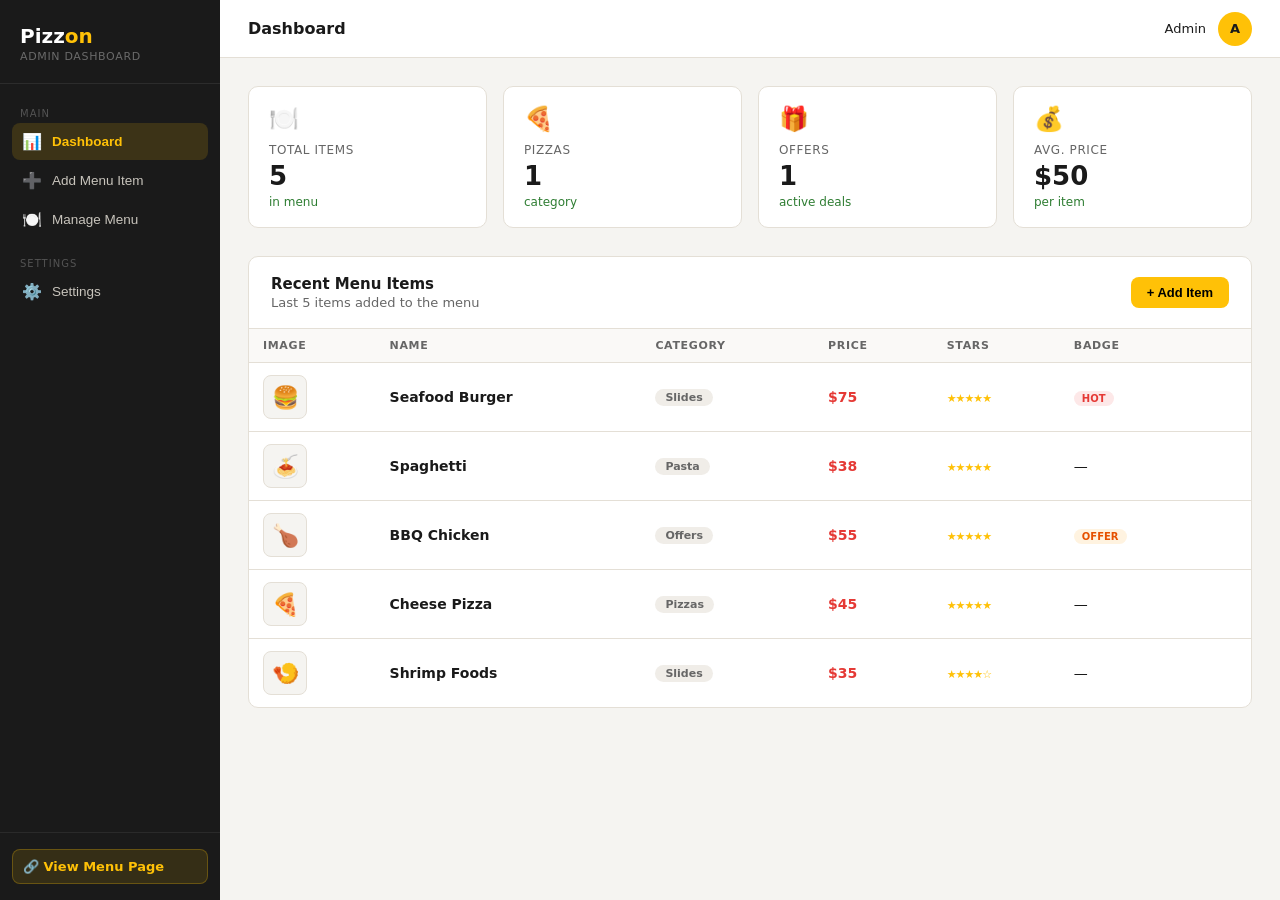
<file: admin-panel1.html>
<!DOCTYPE html>
<html lang="en">
  <head>
    <meta charset="UTF-8">
    <meta name="viewport" content="width=device-width, initial-scale=1.0">
    <title>Pizzon — Admin Dashboard</title>
    <style>
*, *::before, *::after { box-sizing: border-box; margin: 0; padding: 0; }

:root {
  --yellow: #FFC107;
  --yellow-dark: #E6A800;
  --red: #E53935;
  --dark: #1a1a1a;
  --gray: #666;
  --light: #f5f4f1;
  --white: #ffffff;
  --border: #e4dfd6;
  --sidebar-bg: #1a1a1a;
  --sidebar-text: #c8c4bc;
  --sidebar-active: #FFC107;
  --radius: 10px;
  --green: #2e7d32;
  --green-bg: #e8f5e9;
}

body {
  font-family: 'Segoe UI', system-ui, sans-serif;
  background: var(--light);
  color: var(--dark);
  display: flex;
  min-height: 100vh;
}

/* ── Sidebar ── */
.sidebar {
  width: 220px;
  background: var(--sidebar-bg);
  display: flex;
  flex-direction: column;
  flex-shrink: 0;
  position: fixed;
  top: 0; left: 0; bottom: 0;
  z-index: 50;
}
.sidebar-logo {
  padding: 24px 20px 20px;
  border-bottom: 1px solid rgba(255,255,255,0.08);
}
.sidebar-logo .brand { font-size: 20px; font-weight: 800; color: #fff; }
.sidebar-logo .brand span { color: var(--yellow); }
.sidebar-logo .sub { font-size: 11px; color: rgba(255,255,255,0.35); margin-top: 2px; letter-spacing: 0.06em; text-transform: uppercase; }
.sidebar-nav { padding: 16px 12px; flex: 1; }
.nav-label { font-size: 10px; color: rgba(255,255,255,0.25); letter-spacing: 0.1em; text-transform: uppercase; padding: 8px 8px 4px; }
.nav-item {
  display: flex;
  align-items: center;
  gap: 10px;
  padding: 9px 10px;
  border-radius: 8px;
  font-size: 13.5px;
  color: var(--sidebar-text);
  cursor: pointer;
  transition: background 0.15s, color 0.15s;
  margin-bottom: 2px;
  border: none;
  background: none;
  width: 100%;
  text-align: left;
}
.nav-item:hover { background: rgba(255,255,255,0.06); color: #fff; }
.nav-item.active { background: rgba(255,193,7,0.15); color: var(--yellow); font-weight: 600; }
.nav-item .icon { font-size: 16px; width: 20px; text-align: center; }
.sidebar-footer {
  padding: 16px 12px;
  border-top: 1px solid rgba(255,255,255,0.07);
}
.view-site-btn {
  display: flex;
  align-items: center;
  gap: 8px;
  padding: 9px 10px;
  background: rgba(255,193,7,0.12);
  border: 1px solid rgba(255,193,7,0.25);
  border-radius: 8px;
  color: var(--yellow);
  font-size: 13px;
  font-weight: 600;
  cursor: pointer;
  width: 100%;
  transition: background 0.15s;
  text-decoration: none;
}
.view-site-btn:hover { background: rgba(255,193,7,0.22); }

/* ── Main ── */
.main {
  margin-left: 220px;
  flex: 1;
  display: flex;
  flex-direction: column;
  min-height: 100vh;
}
.topbar {
  background: var(--white);
  border-bottom: 1px solid var(--border);
  padding: 0 28px;
  height: 58px;
  display: flex;
  align-items: center;
  justify-content: space-between;
  position: sticky;
  top: 0;
  z-index: 40;
}
.topbar-title { font-size: 16px; font-weight: 700; }
.topbar-right { display: flex; align-items: center; gap: 12px; }
.avatar {
  width: 34px; height: 34px;
  background: var(--yellow);
  border-radius: 50%;
  display: flex; align-items: center; justify-content: center;
  font-weight: 700; font-size: 13px; color: var(--dark);
}
.admin-name { font-size: 13px; font-weight: 500; }

.content { padding: 28px; flex: 1; }

/* ── Stats ── */
.stats-grid {
  display: grid;
  grid-template-columns: repeat(4, 1fr);
  gap: 16px;
  margin-bottom: 28px;
}
@media(max-width:900px){ .stats-grid { grid-template-columns: repeat(2,1fr); } }
.stat-card {
  background: var(--white);
  border: 1px solid var(--border);
  border-radius: var(--radius);
  padding: 18px 20px;
}
.stat-icon { font-size: 24px; margin-bottom: 10px; }
.stat-label { font-size: 12px; color: var(--gray); text-transform: uppercase; letter-spacing: 0.05em; margin-bottom: 4px; }
.stat-val { font-size: 26px; font-weight: 800; color: var(--dark); }
.stat-sub { font-size: 12px; color: var(--green); margin-top: 4px; }

/* ── Section card ── */
.section-card {
  background: var(--white);
  border: 1px solid var(--border);
  border-radius: var(--radius);
  margin-bottom: 24px;
  overflow: hidden;
}
.section-head {
  padding: 18px 22px;
  border-bottom: 1px solid var(--border);
  display: flex;
  align-items: center;
  justify-content: space-between;
}
.section-head h2 { font-size: 15px; font-weight: 700; }
.section-head p { font-size: 13px; color: var(--gray); margin-top: 2px; }
.section-body { padding: 22px; }

/* ── Upload form ── */
.form-grid {
  display: grid;
  grid-template-columns: 1fr 1fr;
  gap: 16px;
}
@media(max-width:640px){ .form-grid { grid-template-columns: 1fr; } }
.form-group { display: flex; flex-direction: column; gap: 6px; }
.form-group.full { grid-column: 1/-1; }
label { font-size: 13px; font-weight: 600; color: var(--dark); }
input[type=text], input[type=number], select, textarea {
  border: 1.5px solid var(--border);
  border-radius: 8px;
  padding: 9px 12px;
  font-size: 14px;
  font-family: inherit;
  background: #faf9f7;
  color: var(--dark);
  outline: none;
  transition: border-color 0.2s;
  width: 100%;
}
input:focus, select:focus, textarea:focus { border-color: var(--yellow); background: #fff; }
textarea { resize: vertical; min-height: 72px; }

/* Image upload zone */
.img-upload-zone {
  border: 2px dashed var(--border);
  border-radius: 10px;
  padding: 28px;
  text-align: center;
  cursor: pointer;
  transition: border-color 0.2s, background 0.2s;
  position: relative;
  background: #faf9f7;
}
.img-upload-zone:hover, .img-upload-zone.dragover { border-color: var(--yellow); background: #fffbee; }
.img-upload-zone input { position: absolute; inset: 0; opacity: 0; cursor: pointer; width: 100%; height: 100%; }
.upload-icon { font-size: 32px; margin-bottom: 8px; }
.upload-text { font-size: 14px; font-weight: 600; color: var(--dark); }
.upload-sub { font-size: 12px; color: var(--gray); margin-top: 4px; }
.img-preview {
  display: none;
  width: 100%;
  max-height: 160px;
  object-fit: cover;
  border-radius: 8px;
  margin-bottom: 8px;
}

/* Stars selector */
.stars-select { display: flex; gap: 6px; margin-top: 2px; }
.star-opt {
  font-size: 22px;
  cursor: pointer;
  color: #ddd;
  transition: color 0.1s;
  line-height: 1;
}
.star-opt.on { color: var(--yellow); }

/* Badge toggle */
.badge-opts { display: flex; gap: 8px; flex-wrap: wrap; margin-top: 4px; }
.badge-opt {
  padding: 5px 14px;
  border-radius: 50px;
  border: 1.5px solid var(--border);
  font-size: 12px;
  font-weight: 600;
  cursor: pointer;
  transition: all 0.15s;
  background: none;
  text-transform: capitalize;
}
.badge-opt.sel-none.active { background: #e8e8e8; border-color: #999; color: #333; }
.badge-opt.sel-new.active { background: var(--green-bg); border-color: var(--green); color: var(--green); }
.badge-opt.sel-hot.active { background: #fde8e8; border-color: var(--red); color: var(--red); }
.badge-opt.sel-offer.active { background: #fff3e0; border-color: #e65100; color: #e65100; }

/* Submit */
.submit-btn {
  background: var(--yellow);
  border: none;
  border-radius: 8px;
  padding: 11px 28px;
  font-size: 14px;
  font-weight: 700;
  cursor: pointer;
  transition: background 0.2s, transform 0.1s;
  margin-top: 8px;
  display: inline-flex;
  align-items: center;
  gap: 8px;
}
.submit-btn:hover { background: var(--yellow-dark); }
.submit-btn:active { transform: scale(0.98); }

/* Toast */
.toast {
  position: fixed;
  bottom: 24px;
  right: 24px;
  background: var(--green);
  color: #fff;
  padding: 12px 22px;
  border-radius: 10px;
  font-size: 14px;
  font-weight: 600;
  z-index: 999;
  transform: translateY(80px);
  opacity: 0;
  transition: all 0.3s;
  pointer-events: none;
}
.toast.show { transform: translateY(0); opacity: 1; }

/* ── Menu items table ── */
.menu-table { width: 100%; border-collapse: collapse; font-size: 14px; }
.menu-table th {
  text-align: left;
  font-size: 11px;
  font-weight: 700;
  color: var(--gray);
  text-transform: uppercase;
  letter-spacing: 0.06em;
  padding: 10px 14px;
  border-bottom: 1px solid var(--border);
  background: #faf9f7;
}
.menu-table td {
  padding: 12px 14px;
  border-bottom: 1px solid var(--border);
  vertical-align: middle;
}
.menu-table tr:last-child td { border-bottom: none; }
.menu-table tr:hover td { background: #faf9f7; }
.item-thumb {
  width: 44px; height: 44px;
  border-radius: 8px;
  object-fit: cover;
  background: var(--light);
  display: flex; align-items: center; justify-content: center;
  font-size: 22px;
  border: 1px solid var(--border);
  overflow: hidden;
  flex-shrink: 0;
}
.item-thumb img { width: 100%; height: 100%; object-fit: cover; }
.item-row-name { font-weight: 600; }
.item-row-cat {
  display: inline-block;
  padding: 2px 10px;
  border-radius: 50px;
  font-size: 11px;
  font-weight: 600;
  background: #f0ede8;
  color: var(--gray);
  text-transform: capitalize;
}
.item-price-cell { font-weight: 700; color: var(--red); }
.mini-stars { color: var(--yellow); font-size: 11px; letter-spacing: -1px; }
.tbl-badge {
  display: inline-block;
  padding: 2px 8px;
  border-radius: 50px;
  font-size: 10px;
  font-weight: 700;
  text-transform: uppercase;
}
.tbl-badge-new { background: var(--green-bg); color: var(--green); }
.tbl-badge-hot { background: #fde8e8; color: var(--red); }
.tbl-badge-offer { background: #fff3e0; color: #e65100; }

.del-btn {
  background: none;
  border: 1px solid #fdd;
  border-radius: 6px;
  padding: 5px 10px;
  color: var(--red);
  font-size: 12px;
  font-weight: 600;
  cursor: pointer;
  transition: background 0.15s;
}
.del-btn:hover { background: #fde8e8; }

.empty-tbl { text-align: center; padding: 40px; color: var(--gray); font-size: 14px; }

/* toggle visibility */
.page { display: none; }
.page.active { display: block; }
</style>
  </head>
  <body>

    <!-- Sidebar -->
    <aside class="sidebar">
      <div class="sidebar-logo">
        <div class="brand">Pizz<span>on</span></div>
        <div class="sub">Admin Dashboard</div>
      </div>
      <nav class="sidebar-nav">
        <div class="nav-label">Main</div>
        <button class="nav-item active" data-page="dashboard">
          <span class="icon">📊</span> Dashboard
        </button>
        <button class="nav-item" data-page="add-item">
          <span class="icon">➕</span> Add Menu Item
        </button>
        <button class="nav-item" data-page="manage">
          <span class="icon">🍽️</span> Manage Menu
        </button>
        <div class="nav-label" style="margin-top:12px">Settings</div>
        <button class="nav-item" data-page="dashboard">
          <span class="icon">⚙️</span> Settings
        </button>
      </nav>
      <div class="sidebar-footer">
        <a class="view-site-btn" href="menu-panel.html" target="_blank">
          🔗 View Menu Page
        </a>
      </div>
    </aside>

    <!-- Main -->
    <div class="main">
      <div class="topbar">
        <div class="topbar-title" id="topbarTitle">Dashboard</div>
        <div class="topbar-right">
          <div class="admin-name">Admin</div>
          <div class="avatar">A</div>
        </div>
      </div>

      <div class="content">

        <!-- Dashboard Page -->
        <div class="page active" id="page-dashboard">
          <div class="stats-grid">
            <div class="stat-card">
              <div class="stat-icon">🍽️</div>
              <div class="stat-label">Total Items</div>
              <div class="stat-val" id="stat-total">0</div>
              <div class="stat-sub">in menu</div>
            </div>
            <div class="stat-card">
              <div class="stat-icon">🍕</div>
              <div class="stat-label">Pizzas</div>
              <div class="stat-val" id="stat-pizzas">0</div>
              <div class="stat-sub">category</div>
            </div>
            <div class="stat-card">
              <div class="stat-icon">🎁</div>
              <div class="stat-label">Offers</div>
              <div class="stat-val" id="stat-offers">0</div>
              <div class="stat-sub">active deals</div>
            </div>
            <div class="stat-card">
              <div class="stat-icon">💰</div>
              <div class="stat-label">Avg. Price</div>
              <div class="stat-val" id="stat-avg">$0</div>
              <div class="stat-sub">per item</div>
            </div>
          </div>

          <div class="section-card">
            <div class="section-head">
              <div>
                <h2>Recent Menu Items</h2>
                <p>Last 5 items added to the menu</p>
              </div>
              <button class="submit-btn"
                style="margin-top:0;padding:8px 16px;font-size:13px"
                onclick="showPage('add-item')">+ Add Item</button>
            </div>
            <div class="section-body" style="padding:0">
              <table class="menu-table">
                <thead>
                  <tr>
                    <th>Image</th><th>Name</th><th>Category</th><th>Price</th><th>Stars</th><th>Badge</th><th></th>
                  </tr>
                </thead>
                <tbody id="dashTableBody"></tbody>
              </table>
            </div>
          </div>
        </div>

        <!-- Add Item Page -->
        <div class="page" id="page-add-item">
          <div class="section-card">
            <div class="section-head">
              <div>
                <h2>Add New Menu Item</h2>
                <p>Fill in the details — it will appear live on the menu
                  page</p>
              </div>
            </div>
            <div class="section-body">
              <div class="form-grid">

                <!-- Image upload -->
                <div class="form-group full">
                  <label>Item Image</label>
                  <div class="img-upload-zone" id="uploadZone">
                    <input type="file" id="imgInput" accept="image/*">
                    <img class="img-preview" id="imgPreview" alt="preview">
                    <div id="uploadPlaceholder">
                      <div class="upload-icon">📷</div>
                      <div class="upload-text">Click or drag & drop image
                        here</div>
                      <div class="upload-sub">PNG, JPG, WEBP — max 5MB</div>
                    </div>
                  </div>
                </div>

                <div class="form-group">
                  <label>Item Name</label>
                  <input type="text" id="itemName"
                    placeholder="e.g. Margherita Pizza">
                </div>

                <div class="form-group">
                  <label>Price ($)</label>
                  <input type="number" id="itemPrice" placeholder="e.g. 45"
                    min="1">
                </div>

                <div class="form-group">
                  <label>Category</label>
                  <select id="itemCat">
                    <option value="all">All</option>
                    <option value="slides">Slides</option>
                    <option value="pizzas">Pizzas</option>
                    <option value="offers">Offers</option>
                    <option value="pasta">Pasta</option>
                  </select>
                </div>

                <div class="form-group">
                  <label>Rating</label>
                  <div class="stars-select" id="starsSelect">
                    <span class="star-opt on" data-val="1">★</span>
                    <span class="star-opt on" data-val="2">★</span>
                    <span class="star-opt on" data-val="3">★</span>
                    <span class="star-opt on" data-val="4">★</span>
                    <span class="star-opt on" data-val="5">★</span>
                  </div>
                </div>

                <div class="form-group full">
                  <label>Description</label>
                  <textarea id="itemDesc"
                    placeholder="Short description of the item..."></textarea>
                </div>

                <div class="form-group full">
                  <label>Badge</label>
                  <div class="badge-opts">
                    <button class="badge-opt sel-none active"
                      data-badge>None</button>
                    <button class="badge-opt sel-new"
                      data-badge="new">New</button>
                    <button class="badge-opt sel-hot"
                      data-badge="hot">Hot</button>
                    <button class="badge-opt sel-offer"
                      data-badge="offer">Offer</button>
                  </div>
                </div>

              </div>
              <button class="submit-btn" id="addItemBtn">➕ Add to Menu</button>
            </div>
          </div>
        </div>

        <!-- Manage Page -->
        <div class="page" id="page-manage">
          <div class="section-card">
            <div class="section-head">
              <div>
                <h2>Manage Menu Items</h2>
                <p>All items currently on the menu</p>
              </div>
              <button class="submit-btn"
                style="margin-top:0;padding:8px 16px;font-size:13px"
                onclick="showPage('add-item')">+ Add Item</button>
            </div>
            <div style="padding:0">
              <table class="menu-table">
                <thead>
                  <tr>
                    <th>Image</th><th>Name</th><th>Category</th><th>Price</th><th>Stars</th><th>Badge</th><th>Action</th>
                  </tr>
                </thead>
                <tbody id="manageTableBody"></tbody>
              </table>
            </div>
          </div>
        </div>

      </div>
    </div>

    <!-- Toast -->
    <div class="toast" id="toast"></div>

    <script>
const STORAGE_KEY = 'pizzon_menu_items';

// Default seed items
const SEED = [
  { id:1, name:'Shrimp Foods',    price:35, cat:'slides', img:'', emoji:'🍤', stars:4, desc:'Crispy golden shrimp with tangy dipping sauce.', badge:null },
  { id:2, name:'Cheese Pizza',    price:45, cat:'pizzas', img:'', emoji:'🍕', stars:5, desc:'Oven-baked thin crust loaded with triple cheese.', badge:null },
  { id:3, name:'BBQ Chicken',     price:55, cat:'offers', img:'', emoji:'🍗', stars:5, desc:'Smoky BBQ sauce, grilled chicken, red onion.', badge:'offer' },
  { id:4, name:'Spaghetti',       price:38, cat:'pasta',  img:'', emoji:'🍝', stars:5, desc:'Slow-cooked beef ragù on al-dente spaghetti.', badge:null },
  { id:5, name:'Seafood Burger',  price:75, cat:'slides', img:'', emoji:'🍔', stars:5, desc:'Grilled prawn & crab patty on a brioche bun.', badge:'hot' },
];

function loadItems() {
  const raw = localStorage.getItem(STORAGE_KEY);
  if (raw) return JSON.parse(raw);
  localStorage.setItem(STORAGE_KEY, JSON.stringify(SEED));
  return SEED;
}
function saveItems(items) {
  localStorage.setItem(STORAGE_KEY, JSON.stringify(items));
}

function showToast(msg) {
  const t = document.getElementById('toast');
  t.textContent = msg;
  t.classList.add('show');
  setTimeout(() => t.classList.remove('show'), 2800);
}

// ── Navigation ──
function showPage(name) {
  document.querySelectorAll('.page').forEach(p => p.classList.remove('active'));
  document.querySelectorAll('.nav-item').forEach(n => n.classList.remove('active'));
  document.getElementById('page-' + name).classList.add('active');
  document.querySelector(`[data-page="${name}"]`)?.classList.add('active');
  const titles = { dashboard:'Dashboard', 'add-item':'Add Menu Item', manage:'Manage Menu' };
  document.getElementById('topbarTitle').textContent = titles[name] || name;
  if (name === 'dashboard') renderDashboard();
  if (name === 'manage') renderManage();
}

document.querySelectorAll('.nav-item').forEach(btn => {
  btn.addEventListener('click', () => showPage(btn.dataset.page));
});

// ── Stats ──
function renderDashboard() {
  const items = loadItems();
  document.getElementById('stat-total').textContent = items.length;
  document.getElementById('stat-pizzas').textContent = items.filter(i => i.cat === 'pizzas').length;
  document.getElementById('stat-offers').textContent = items.filter(i => i.cat === 'offers').length;
  const avg = items.length ? Math.round(items.reduce((s,i) => s+i.price, 0) / items.length) : 0;
  document.getElementById('stat-avg').textContent = '$' + avg;
  renderTable('dashTableBody', items.slice(-5).reverse(), false);
}

function thumbHTML(item) {
  if (item.img) return `<div class="item-thumb"><img src="${item.img}" alt="${item.name}"></div>`;
  return `<div class="item-thumb">${item.emoji || '🍽️'}</div>`;
}

function badgeCellHTML(b) {
  if (!b) return '—';
  const cls = { new:'tbl-badge-new', hot:'tbl-badge-hot', offer:'tbl-badge-offer' };
  return `<span class="tbl-badge ${cls[b]}">${b}</span>`;
}

function renderTable(tbodyId, items, showDelete) {
  const tbody = document.getElementById(tbodyId);
  if (!items.length) {
    tbody.innerHTML = `<tr><td colspan="7" class="empty-tbl">No menu items yet. <button style="color:var(--yellow);background:none;border:none;cursor:pointer;font-weight:600" onclick="showPage('add-item')">Add one →</button></td></tr>`;
    return;
  }
  tbody.innerHTML = items.map(item => `
    <tr>
      <td>${thumbHTML(item)}</td>
      <td><div class="item-row-name">${item.name}</div></td>
      <td><span class="item-row-cat">${item.cat}</span></td>
      <td class="item-price-cell">$${item.price}</td>
      <td><span class="mini-stars">${'★'.repeat(item.stars)}${'☆'.repeat(5-item.stars)}</span></td>
      <td>${badgeCellHTML(item.badge)}</td>
      <td>${showDelete ? `<button class="del-btn" onclick="deleteItem(${item.id})">🗑 Delete</button>` : ''}</td>
    </tr>
  `).join('');
}

function renderManage() {
  renderTable('manageTableBody', loadItems(), true);
}

function deleteItem(id) {
  if (!confirm('Delete this item from the menu?')) return;
  const items = loadItems().filter(i => i.id !== id);
  saveItems(items);
  renderManage();
  renderDashboard();
  showToast('✓ Item deleted');
}

// ── Image upload ──
let currentImgBase64 = '';
const imgInput = document.getElementById('imgInput');
const imgPreview = document.getElementById('imgPreview');
const uploadPlaceholder = document.getElementById('uploadPlaceholder');
const uploadZone = document.getElementById('uploadZone');

imgInput.addEventListener('change', e => handleFile(e.target.files[0]));

uploadZone.addEventListener('dragover', e => { e.preventDefault(); uploadZone.classList.add('dragover'); });
uploadZone.addEventListener('dragleave', () => uploadZone.classList.remove('dragover'));
uploadZone.addEventListener('drop', e => {
  e.preventDefault();
  uploadZone.classList.remove('dragover');
  handleFile(e.dataTransfer.files[0]);
});

function handleFile(file) {
  if (!file || !file.type.startsWith('image/')) { alert('Please select an image file.'); return; }
  if (file.size > 5 * 1024 * 1024) { alert('Image must be under 5MB.'); return; }
  const reader = new FileReader();
  reader.onload = e => {
    currentImgBase64 = e.target.result;
    imgPreview.src = currentImgBase64;
    imgPreview.style.display = 'block';
    uploadPlaceholder.style.display = 'none';
  };
  reader.readAsDataURL(file);
}

// ── Stars ──
let selectedStars = 5;
document.querySelectorAll('.star-opt').forEach(s => {
  s.addEventListener('click', () => {
    selectedStars = parseInt(s.dataset.val);
    document.querySelectorAll('.star-opt').forEach(x => {
      x.classList.toggle('on', parseInt(x.dataset.val) <= selectedStars);
    });
  });
});

// ── Badge ──
let selectedBadge = '';
document.querySelectorAll('.badge-opt').forEach(b => {
  b.addEventListener('click', () => {
    document.querySelectorAll('.badge-opt').forEach(x => x.classList.remove('active'));
    b.classList.add('active');
    selectedBadge = b.dataset.badge;
  });
});

// ── Add item ──
document.getElementById('addItemBtn').addEventListener('click', () => {
  const name = document.getElementById('itemName').value.trim();
  const price = parseInt(document.getElementById('itemPrice').value);
  const cat = document.getElementById('itemCat').value;
  const desc = document.getElementById('itemDesc').value.trim();

  if (!name) { alert('Please enter item name.'); return; }
  if (!price || price < 1) { alert('Please enter a valid price.'); return; }

  const items = loadItems();
  const newItem = {
    id: Date.now(),
    name, price, cat, desc,
    img: currentImgBase64,
    emoji: categoryEmoji(cat),
    stars: selectedStars,
    badge: selectedBadge || null,
  };
  items.push(newItem);
  saveItems(items);

  // Reset form
  document.getElementById('itemName').value = '';
  document.getElementById('itemPrice').value = '';
  document.getElementById('itemDesc').value = '';
  document.getElementById('itemCat').value = 'all';
  selectedStars = 5;
  selectedBadge = '';
  document.querySelectorAll('.star-opt').forEach(s => s.classList.add('on'));
  document.querySelectorAll('.badge-opt').forEach(b => b.classList.remove('active'));
  document.querySelector('.badge-opt.sel-none').classList.add('active');
  currentImgBase64 = '';
  imgPreview.style.display = 'none';
  imgPreview.src = '';
  uploadPlaceholder.style.display = 'block';
  imgInput.value = '';

  showToast('✅ Item added to menu!');
  setTimeout(() => showPage('manage'), 1200);
});

function categoryEmoji(cat) {
  const map = { pizzas:'🍕', slides:'🥪', offers:'🎁', pasta:'🍝', all:'🍽️' };
  return map[cat] || '🍽️';
}

// Init
renderDashboard();
</script>
  </body>
</html>
</file>
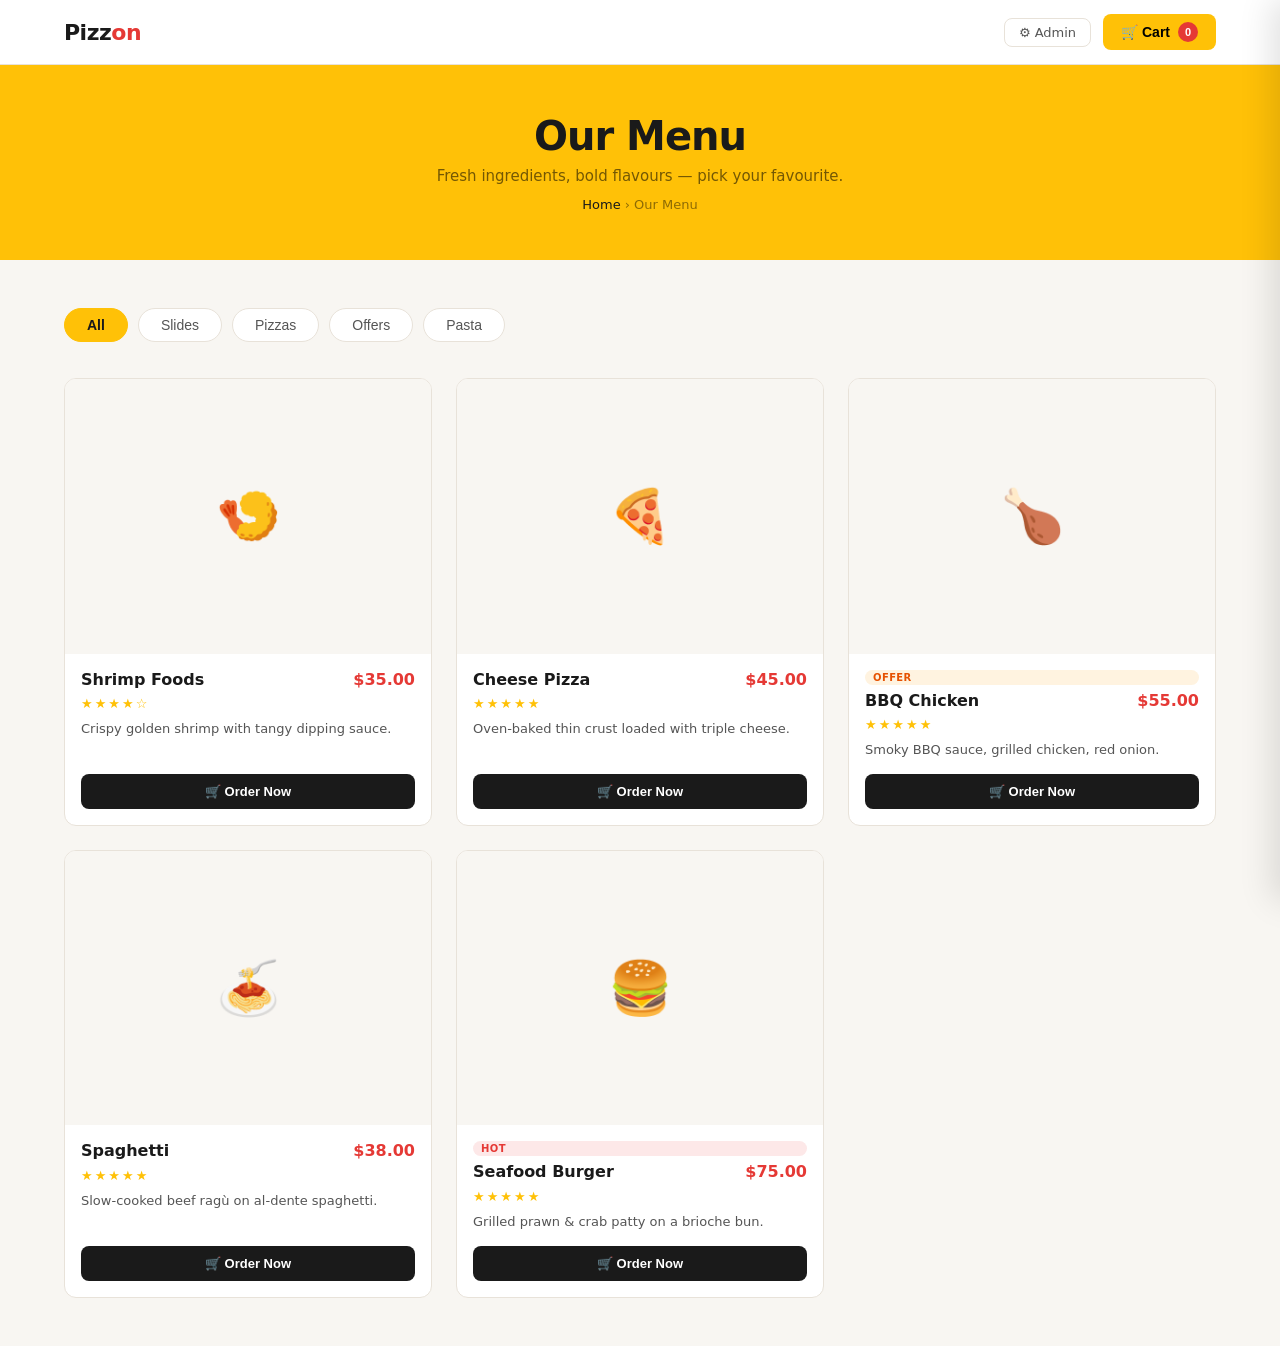
<file: menu-panel1.html>
<!DOCTYPE html>
<html lang="en">
<head>
<meta charset="UTF-8">
<meta name="viewport" content="width=device-width, initial-scale=1.0">
<title>Pizzon — Our Menu</title>
<style>
  *, *::before, *::after { box-sizing: border-box; margin: 0; padding: 0; }

  :root {
    --yellow: #FFC107;
    --yellow-dark: #E6A800;
    --red: #E53935;
    --dark: #1a1a1a;
    --gray: #555;
    --light: #f8f6f2;
    --white: #ffffff;
    --border: #e8e2d9;
    --star: #FFC107;
    --radius: 12px;
    --shadow: 0 4px 20px rgba(0,0,0,0.08);
  }

  body { font-family: 'Segoe UI', system-ui, sans-serif; background: var(--light); color: var(--dark); min-height: 100vh; }

  header { background: var(--white); border-bottom: 1px solid var(--border); position: sticky; top: 0; z-index: 100; }
  .header-inner { max-width: 1200px; margin: 0 auto; padding: 0 24px; height: 64px; display: flex; align-items: center; justify-content: space-between; }
  .logo { font-size: 22px; font-weight: 800; color: var(--dark); letter-spacing: -0.5px; }
  .logo span { color: var(--red); }
  .header-right { display: flex; align-items: center; gap: 12px; }
  .admin-link { font-size: 13px; color: var(--gray); text-decoration: none; padding: 6px 14px; border: 1px solid var(--border); border-radius: 8px; transition: all 0.15s; }
  .admin-link:hover { background: var(--dark); color: #fff; border-color: var(--dark); }
  .cart-btn { background: var(--yellow); border: none; border-radius: 8px; padding: 8px 18px; font-size: 14px; font-weight: 600; cursor: pointer; display: flex; align-items: center; gap: 8px; transition: background 0.2s; }
  .cart-btn:hover { background: var(--yellow-dark); }
  .cart-count { background: var(--red); color: #fff; border-radius: 50%; width: 20px; height: 20px; font-size: 11px; display: flex; align-items: center; justify-content: center; font-weight: 700; }

  .banner { background: var(--yellow); padding: 48px 24px; text-align: center; }
  .banner h1 { font-size: 40px; font-weight: 800; letter-spacing: -1px; color: var(--dark); }
  .banner p { margin-top: 8px; color: rgba(0,0,0,0.55); font-size: 15px; }
  .breadcrumb { margin-top: 12px; font-size: 13px; color: rgba(0,0,0,0.45); }
  .breadcrumb a { color: var(--dark); text-decoration: none; font-weight: 500; }

  .menu-section { max-width: 1200px; margin: 0 auto; padding: 48px 24px; }

  .tab-filter { display: flex; gap: 10px; flex-wrap: wrap; margin-bottom: 36px; }
  .tab-btn { background: var(--white); border: 1.5px solid var(--border); border-radius: 50px; padding: 8px 22px; font-size: 14px; font-weight: 500; cursor: pointer; transition: all 0.2s; color: var(--gray); }
  .tab-btn:hover { border-color: var(--yellow); color: var(--dark); }
  .tab-btn.active { background: var(--yellow); border-color: var(--yellow); color: var(--dark); font-weight: 700; }

  .menu-grid { display: grid; grid-template-columns: repeat(3, 1fr); gap: 24px; }
  @media (max-width: 900px) { .menu-grid { grid-template-columns: repeat(2, 1fr); } }
  @media (max-width: 560px) { .menu-grid { grid-template-columns: 1fr; } }

  .menu-card { background: var(--white); border-radius: var(--radius); border: 1px solid var(--border); overflow: hidden; transition: transform 0.2s, box-shadow 0.2s; display: flex; flex-direction: column; }
  .menu-card:hover { transform: translateY(-4px); box-shadow: var(--shadow); }
  .card-img-wrap { width: 100%; aspect-ratio: 4/3; overflow: hidden; background: var(--light); display: flex; align-items: center; justify-content: center; font-size: 52px; }
  .card-img-wrap img { width: 100%; height: 100%; object-fit: cover; }
  .card-body { padding: 16px; flex: 1; display: flex; flex-direction: column; }
  .card-head { display: flex; justify-content: space-between; align-items: flex-start; gap: 8px; margin-bottom: 6px; }
  .card-title { font-size: 16px; font-weight: 700; color: var(--dark); line-height: 1.3; }
  .card-price { font-size: 16px; font-weight: 800; color: var(--red); white-space: nowrap; }
  .stars { display: flex; gap: 2px; margin-bottom: 8px; }
  .stars span { color: var(--star); font-size: 13px; }
  .card-desc { font-size: 13px; color: var(--gray); line-height: 1.5; flex: 1; margin-bottom: 14px; }
  .order-btn { background: var(--dark); color: var(--white); border: none; border-radius: 8px; padding: 10px 16px; font-size: 13px; font-weight: 600; cursor: pointer; width: 100%; transition: background 0.2s, transform 0.1s; display: flex; align-items: center; justify-content: center; gap: 6px; }
  .order-btn:hover { background: #333; }
  .order-btn:active { transform: scale(0.98); }
  .order-btn.added { background: #2e7d32; }
  .badge { display: inline-block; font-size: 10px; font-weight: 700; padding: 2px 8px; border-radius: 50px; text-transform: uppercase; letter-spacing: 0.04em; margin-bottom: 6px; }
  .badge-offer { background: #fff3e0; color: #e65100; }
  .badge-new { background: #e8f5e9; color: #2e7d32; }
  .badge-hot { background: #fde8e8; color: var(--red); }
  .empty-state { grid-column: 1 / -1; text-align: center; padding: 60px 0; color: var(--gray); font-size: 15px; }
  .empty-state .icon { font-size: 40px; margin-bottom: 12px; }
  .empty-state a { color: var(--yellow-dark); font-weight: 600; }

  .cart-overlay { position: fixed; inset: 0; background: rgba(0,0,0,0.4); z-index: 200; opacity: 0; pointer-events: none; transition: opacity 0.3s; }
  .cart-overlay.open { opacity: 1; pointer-events: all; }
  .cart-drawer { position: fixed; top: 0; right: 0; bottom: 0; width: 380px; max-width: 100vw; background: var(--white); z-index: 201; display: flex; flex-direction: column; transform: translateX(100%); transition: transform 0.3s cubic-bezier(0.4,0,0.2,1); box-shadow: -8px 0 32px rgba(0,0,0,0.12); }
  .cart-drawer.open { transform: translateX(0); }
  .drawer-header { padding: 20px 24px; border-bottom: 1px solid var(--border); display: flex; align-items: center; justify-content: space-between; }
  .drawer-header h2 { font-size: 16px; font-weight: 700; letter-spacing: 0.04em; }
  .close-btn { background: none; border: none; font-size: 22px; cursor: pointer; color: var(--gray); line-height: 1; padding: 2px 6px; border-radius: 6px; }
  .close-btn:hover { background: var(--light); color: var(--dark); }
  .drawer-items { flex: 1; overflow-y: auto; padding: 16px 24px; }
  .cart-empty-msg { text-align: center; padding: 60px 0; color: var(--gray); font-size: 14px; }
  .cart-empty-msg .icon { font-size: 36px; margin-bottom: 12px; }
  .cart-item-row { display: flex; gap: 12px; padding: 12px 0; border-bottom: 1px solid var(--border); align-items: center; }
  .cart-item-thumb { width: 44px; height: 44px; border-radius: 8px; overflow: hidden; border: 1px solid var(--border); flex-shrink: 0; display: flex; align-items: center; justify-content: center; font-size: 22px; background: var(--light); }
  .cart-item-thumb img { width: 100%; height: 100%; object-fit: cover; }
  .cart-item-info { flex: 1; min-width: 0; }
  .cart-item-name { font-size: 14px; font-weight: 600; margin-bottom: 2px; white-space: nowrap; overflow: hidden; text-overflow: ellipsis; }
  .cart-item-price { font-size: 13px; color: var(--red); font-weight: 700; }
  .qty-ctrl { display: flex; align-items: center; gap: 6px; margin-top: 6px; }
  .qty-btn { width: 24px; height: 24px; border: 1px solid var(--border); background: var(--light); border-radius: 6px; cursor: pointer; font-size: 14px; font-weight: 700; display: flex; align-items: center; justify-content: center; transition: background 0.15s; }
  .qty-btn:hover { background: var(--yellow); border-color: var(--yellow); }
  .qty-num { font-size: 14px; font-weight: 600; min-width: 16px; text-align: center; }
  .remove-btn { background: none; border: none; font-size: 16px; cursor: pointer; color: #ccc; padding: 4px; border-radius: 4px; transition: color 0.15s; flex-shrink: 0; }
  .remove-btn:hover { color: var(--red); }
  .drawer-footer { border-top: 1px solid var(--border); padding: 20px 24px; }
  .subtotal-row { display: flex; justify-content: space-between; align-items: center; margin-bottom: 6px; }
  .subtotal-label { font-size: 14px; color: var(--gray); }
  .subtotal-val { font-size: 20px; font-weight: 800; color: var(--dark); }
  .subtotal-note { font-size: 12px; color: #aaa; margin-bottom: 16px; }
  .checkout-btn { display: block; width: 100%; background: var(--yellow); border: none; border-radius: 10px; padding: 14px; font-size: 15px; font-weight: 700; cursor: pointer; transition: background 0.2s; margin-bottom: 8px; }
  .checkout-btn:hover { background: var(--yellow-dark); }
  .view-cart-btn { display: block; width: 100%; background: none; border: 1.5px solid var(--border); border-radius: 10px; padding: 12px; font-size: 14px; font-weight: 600; cursor: pointer; transition: border-color 0.2s, background 0.2s; }
  .view-cart-btn:hover { border-color: var(--dark); background: var(--light); }
</style>
</head>
<body>

<header>
  <div class="header-inner">
    <div class="logo">Pizz<span>on</span></div>
    <div class="header-right">
      <a class="admin-link" href="admin-panel.html">⚙️ Admin</a>
      <button class="cart-btn" id="cartToggle">
        🛒 Cart <span class="cart-count" id="cartCount">0</span>
      </button>
    </div>
  </div>
</header>

<div class="banner">
  <h1>Our Menu</h1>
  <p>Fresh ingredients, bold flavours — pick your favourite.</p>
  <div class="breadcrumb"><a href="#">Home</a> › Our Menu</div>
</div>

<section class="menu-section">
  <div class="tab-filter" id="tabFilter">
    <button class="tab-btn active" data-tab="all">All</button>
    <button class="tab-btn" data-tab="slides">Slides</button>
    <button class="tab-btn" data-tab="pizzas">Pizzas</button>
    <button class="tab-btn" data-tab="offers">Offers</button>
    <button class="tab-btn" data-tab="pasta">Pasta</button>
  </div>
  <div class="menu-grid" id="menuGrid"></div>
</section>

<div class="cart-overlay" id="cartOverlay"></div>
<div class="cart-drawer" id="cartDrawer">
  <div class="drawer-header">
    <h2>SHOPPING CART</h2>
    <button class="close-btn" id="cartClose">✕</button>
  </div>
  <div class="drawer-items" id="drawerItems"></div>
  <div class="drawer-footer" id="drawerFooter" style="display:none">
    <div class="subtotal-row">
      <span class="subtotal-label">Subtotal</span>
      <span class="subtotal-val" id="subtotalVal">$0.00</span>
    </div>
    <p class="subtotal-note">Taxes and shipping calculated at checkout</p>
    <button class="checkout-btn">Checkout</button>
    <button class="view-cart-btn">View Cart</button>
  </div>
</div>

<script>
const STORAGE_KEY = 'pizzon_menu_items';
let MENU = [];
let cart = {};
let activeTab = 'all';

function loadMenu() {
  const raw = localStorage.getItem(STORAGE_KEY);
  MENU = raw ? JSON.parse(raw) : [];
}

function stars(n) {
  return Array.from({length:5}, (_,i) => `<span>${i < n ? '★' : '☆'}</span>`).join('');
}

function badgeHTML(b) {
  if (!b) return '';
  const map = { offer:'badge-offer', new:'badge-new', hot:'badge-hot' };
  return `<span class="badge ${map[b]}">${b}</span>`;
}

function thumbHTML(item) {
  if (item.img) return `<img src="${item.img}" alt="${item.name}">`;
  return item.emoji || '🍽️';
}

function renderGrid() {
  loadMenu();
  const grid = document.getElementById('menuGrid');
  const items = activeTab === 'all' ? MENU : MENU.filter(m => m.cat === activeTab);
  if (!items.length) {
    grid.innerHTML = `<div class="empty-state"><div class="icon">🍽️</div>No items here yet.<br><a href="admin-panel.html">Add from admin panel →</a></div>`;
    return;
  }
  grid.innerHTML = items.map(item => `
    <div class="menu-card">
      <div class="card-img-wrap">${item.img ? `<img src="${item.img}" alt="${item.name}">` : (item.emoji || '🍽️')}</div>
      <div class="card-body">
        ${badgeHTML(item.badge)}
        <div class="card-head">
          <div class="card-title">${item.name}</div>
          <div class="card-price">$${item.price}.00</div>
        </div>
        <div class="stars">${stars(item.stars)}</div>
        <div class="card-desc">${item.desc || ''}</div>
        <button class="order-btn" onclick="addToCart(${item.id}, this)">🛒 Order Now</button>
      </div>
    </div>
  `).join('');
}

function addToCart(id, btn) {
  cart[id] = (cart[id] || 0) + 1;
  updateCartUI();
  btn.classList.add('added');
  btn.textContent = '✓ Added!';
  setTimeout(() => { btn.classList.remove('added'); btn.innerHTML = '🛒 Order Now'; }, 1200);
}

function updateCartUI() {
  const total = Object.values(cart).reduce((a,b) => a+b, 0);
  document.getElementById('cartCount').textContent = total;
  renderDrawer();
}

function renderDrawer() {
  const container = document.getElementById('drawerItems');
  const footer = document.getElementById('drawerFooter');
  const ids = Object.keys(cart).filter(id => cart[id] > 0);
  if (!ids.length) {
    container.innerHTML = `<div class="cart-empty-msg"><div class="icon">🛒</div>Your cart is empty.</div>`;
    footer.style.display = 'none';
    return;
  }
  let subtotal = 0;
  container.innerHTML = ids.map(id => {
    const item = MENU.find(m => m.id == id);
    if (!item) return '';
    const qty = cart[id];
    subtotal += item.price * qty;
    const thumb = item.img
      ? `<div class="cart-item-thumb"><img src="${item.img}" alt="${item.name}"></div>`
      : `<div class="cart-item-thumb">${item.emoji || '🍽️'}</div>`;
    return `
      <div class="cart-item-row">
        ${thumb}
        <div class="cart-item-info">
          <div class="cart-item-name">${item.name}</div>
          <div class="cart-item-price">$${(item.price * qty).toFixed(2)}</div>
          <div class="qty-ctrl">
            <button class="qty-btn" onclick="changeQty(${id},-1)">−</button>
            <span class="qty-num">${qty}</span>
            <button class="qty-btn" onclick="changeQty(${id},1)">+</button>
          </div>
        </div>
        <button class="remove-btn" onclick="removeItem(${id})">✕</button>
      </div>`;
  }).join('');
  document.getElementById('subtotalVal').textContent = `$${subtotal.toFixed(2)}`;
  footer.style.display = 'block';
}

function changeQty(id, delta) {
  cart[id] = (cart[id] || 0) + delta;
  if (cart[id] <= 0) delete cart[id];
  updateCartUI();
}
function removeItem(id) { delete cart[id]; updateCartUI(); }

document.getElementById('cartToggle').addEventListener('click', () => {
  document.getElementById('cartDrawer').classList.add('open');
  document.getElementById('cartOverlay').classList.add('open');
});
document.getElementById('cartClose').addEventListener('click', closeCart);
document.getElementById('cartOverlay').addEventListener('click', closeCart);
function closeCart() {
  document.getElementById('cartDrawer').classList.remove('open');
  document.getElementById('cartOverlay').classList.remove('open');
}

document.getElementById('tabFilter').addEventListener('click', e => {
  const btn = e.target.closest('.tab-btn');
  if (!btn) return;
  document.querySelectorAll('.tab-btn').forEach(b => b.classList.remove('active'));
  btn.classList.add('active');
  activeTab = btn.dataset.tab;
  renderGrid();
});

// Re-render when admin makes changes in another tab
window.addEventListener('storage', e => { if (e.key === STORAGE_KEY) renderGrid(); });

renderGrid();
renderDrawer();
</script>
</body>
</html>
</file>
